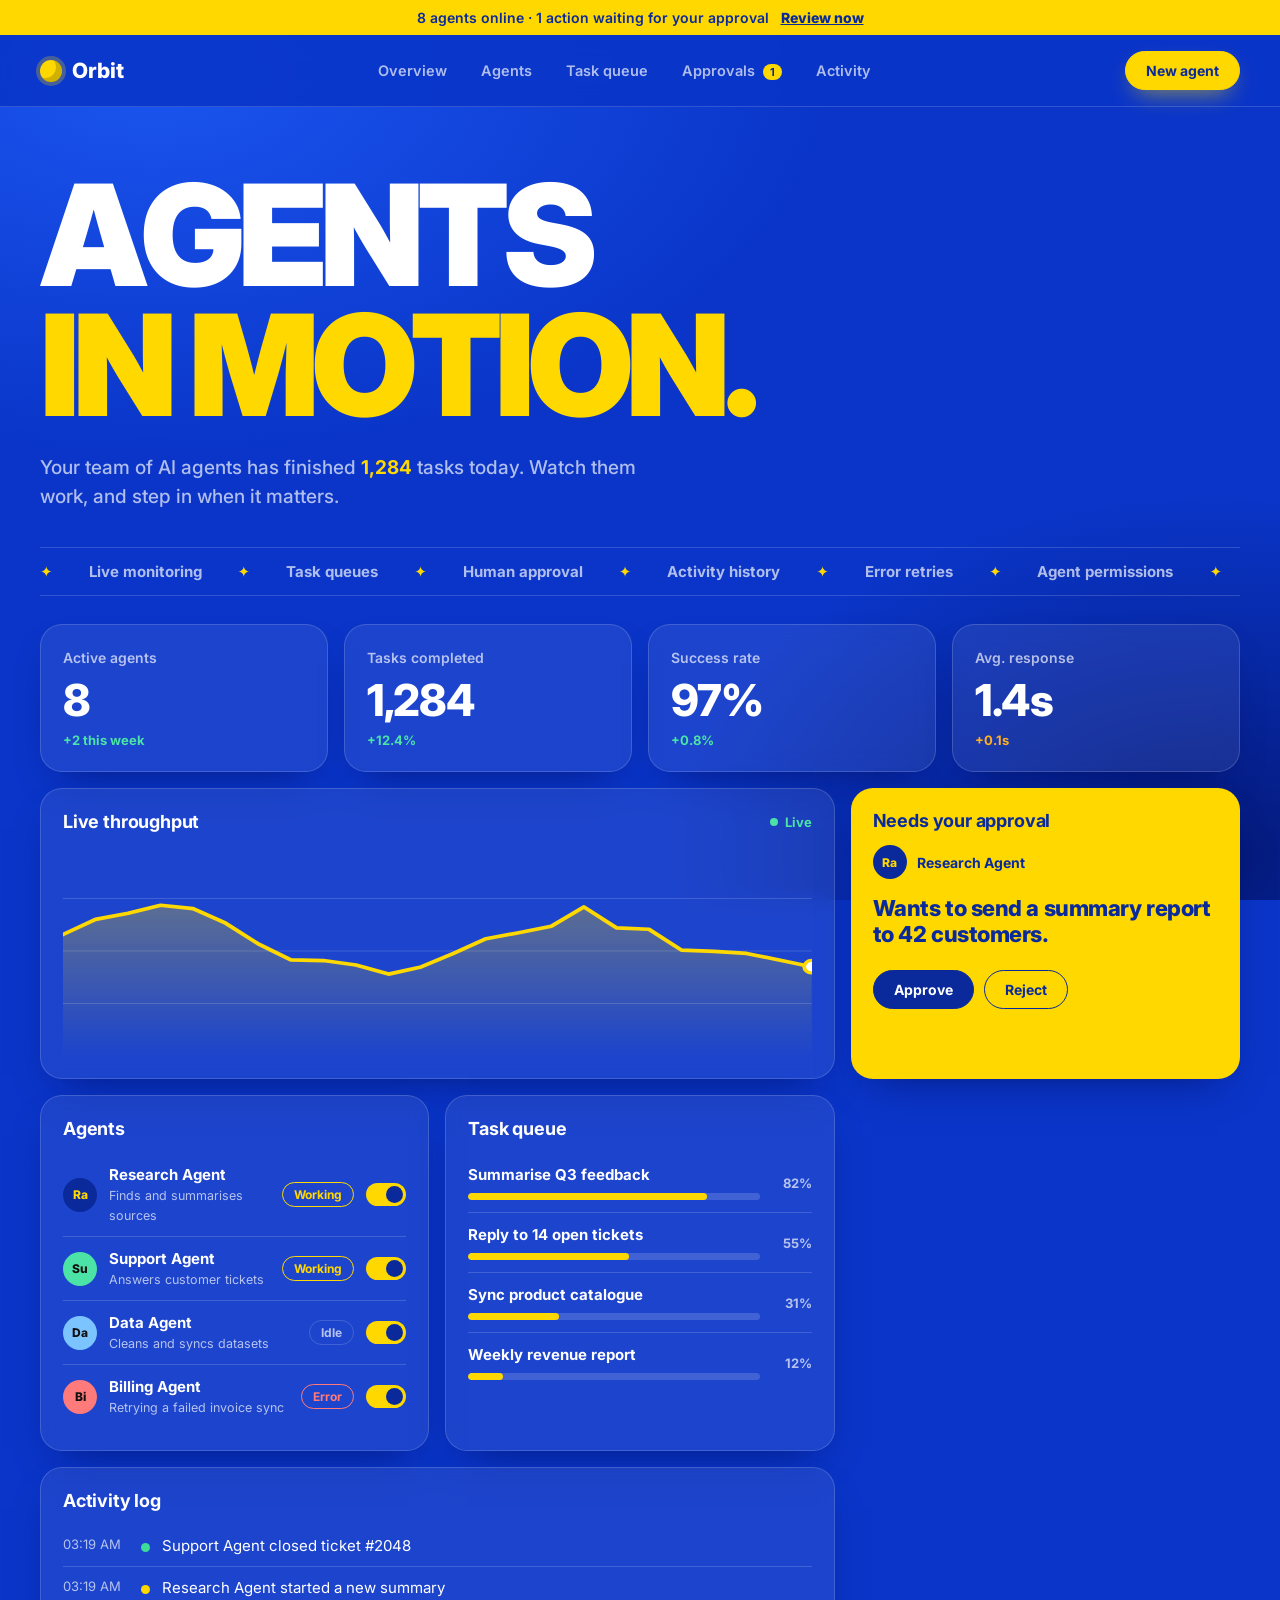
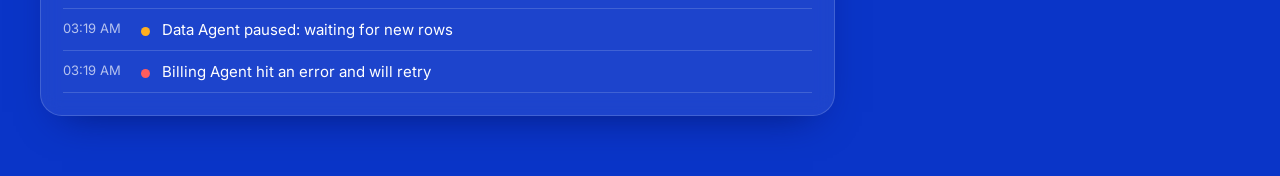
<file: agent-dashboard/index.html>
<!DOCTYPE html>
<html lang="en" data-theme="blue">
<head>
<meta charset="UTF-8">
<meta name="viewport" content="width=device-width, initial-scale=1">
<title>Orbit – AI Agent Dashboard</title>
<link rel="preconnect" href="https://fonts.googleapis.com">
<link href="https://fonts.googleapis.com/css2?family=Inter:wght@400;500;600;700;800;900&display=swap" rel="stylesheet">
<link rel="stylesheet" href="style.css">
</head>
<body>
<div class="banner">8 agents online · 1 action waiting for your approval <a href="#approvalCard">Review now</a></div>
<header class="nav">
  <div class="brand"><span class="logo"></span>Orbit</div>
  <nav><a href="#top">Overview</a><a href="#agentsCard">Agents</a><a href="#tasksCard">Task queue</a><a href="#approvalCard">Approvals <b id="navCount">1</b></a><a href="#logCard">Activity</a></nav>
  <div class="actions"><button class="primary" id="newAgent">New agent</button></div>
</header>

<main id="top">
  <section class="hero">
    <h1 id="kinetic" aria-label="Agents in motion.">Agents in motion.</h1>
    <p>Your team of AI agents has finished <strong id="heroCount">0</strong> tasks today. Watch them work, and step in when it matters.</p>
  </section>

  <div class="marquee" aria-hidden="true"><div id="marq"></div></div>

  <section class="kpis">
    <article><span>Active agents</span><strong data-count="8">0</strong><em class="up">+2 this week</em></article>
    <article><span>Tasks completed</span><strong data-count="1284">0</strong><em class="up">+12.4%</em></article>
    <article><span>Success rate</span><strong data-count="97" data-suffix="%">0</strong><em class="up">+0.8%</em></article>
    <article><span>Avg. response</span><strong data-count="1.4" data-suffix="s" data-dec="1">0</strong><em class="down">+0.1s</em></article>
  </section>

  <section class="grid">
    <article class="card wide">
      <div class="card-head"><h2>Live throughput</h2><span class="live"><i></i>Live</span></div>
      <svg id="chart" viewBox="0 0 600 200" preserveAspectRatio="none" role="img" aria-label="Tasks per minute"></svg>
    </article>
    <article class="card approve" id="approvalCard">
      <div class="card-head"><h2>Needs your approval</h2></div>
      <div id="approvalBody">
        <p class="agent-line"><span class="avatar a3">Ra</span>Research Agent</p>
        <p class="ask">Wants to send a summary report to 42 customers.</p>
        <div class="btns"><button class="dark" data-act="approved">Approve</button><button class="outline" data-act="rejected">Reject</button></div>
      </div>
    </article>
    <article class="card" id="agentsCard"><div class="card-head"><h2>Agents</h2></div><ul class="agents" id="agents"></ul></article>
    <article class="card" id="tasksCard"><div class="card-head"><h2>Task queue</h2></div><ul class="tasks" id="tasks"></ul></article>
    <article class="card wide" id="logCard"><div class="card-head"><h2>Activity log</h2></div><ul class="log" id="log"></ul></article>
  </section>
</main>
<div class="cursor-dot" id="cDot"></div><div class="cursor-ring" id="cRing"></div>
<div class="toast" id="toast" role="status"></div>
<script src="script.js"></script>
</body>
</html>
</file>
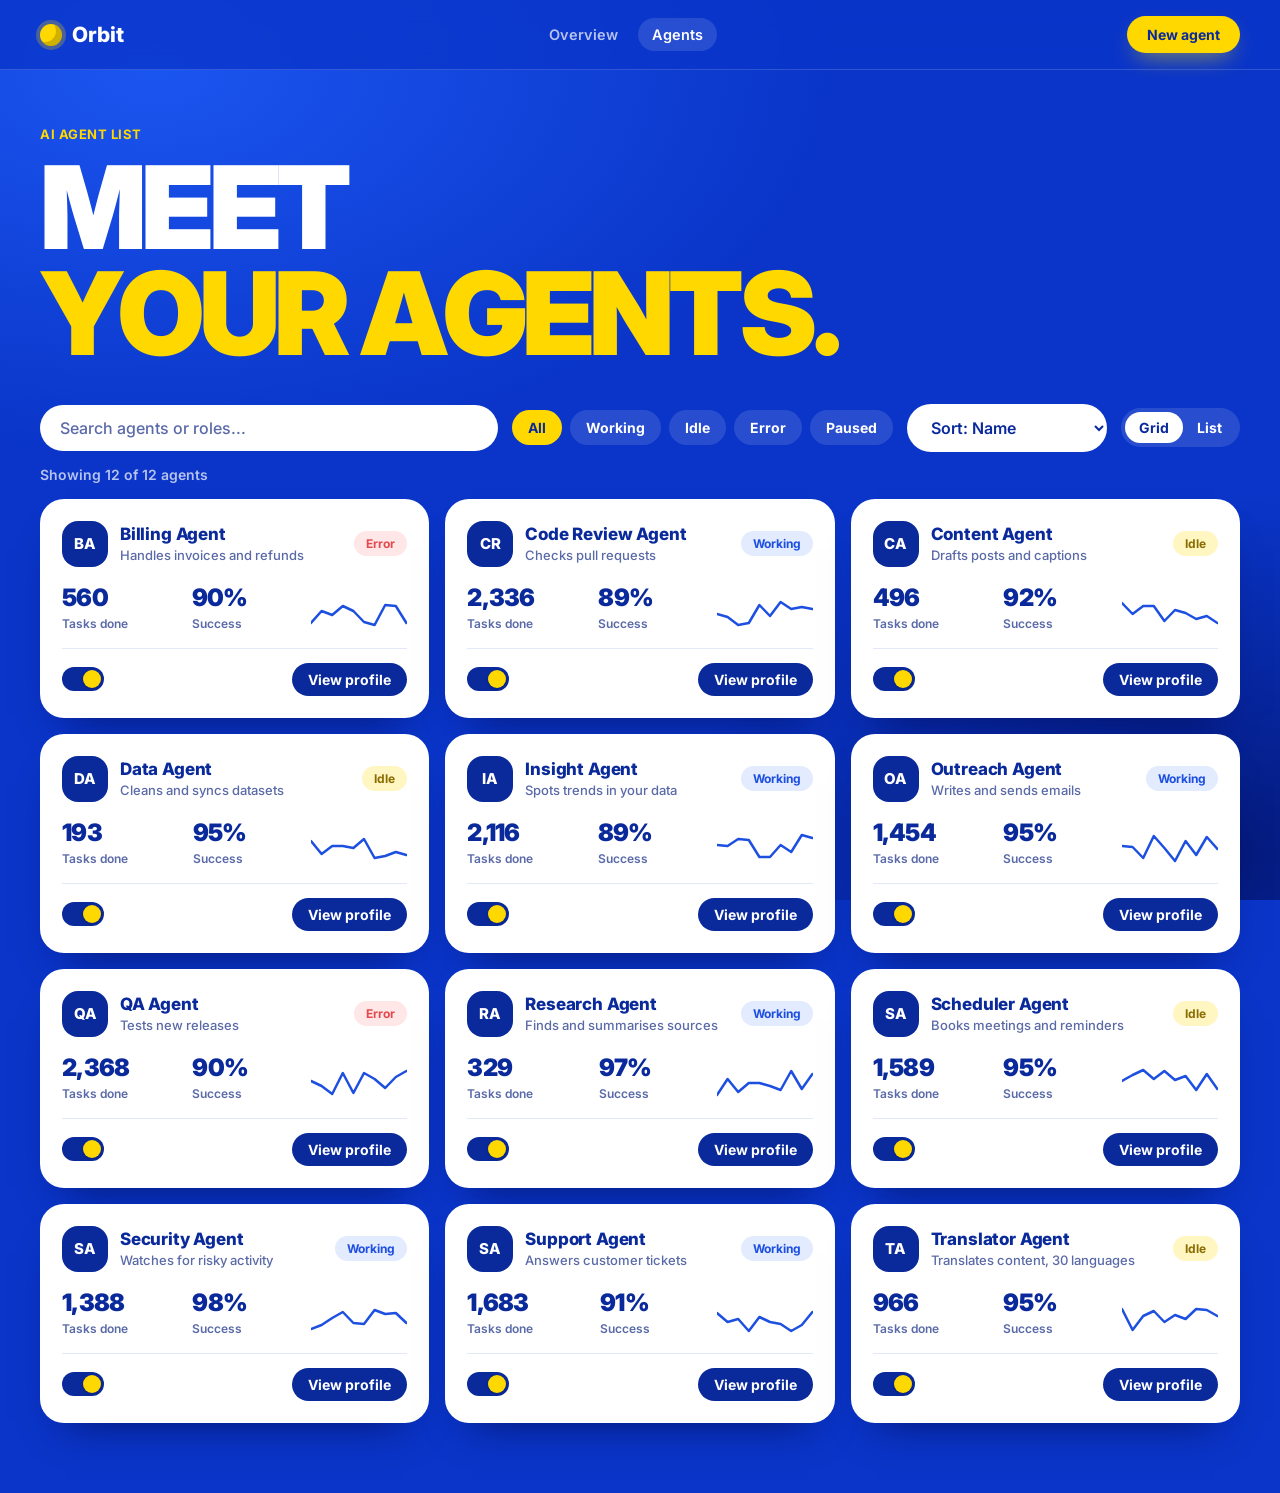
<file: agent-list/index.html>
<!DOCTYPE html>
<html lang="en">
<head>
<meta charset="UTF-8">
<meta name="viewport" content="width=device-width, initial-scale=1">
<title>Orbit – AI Agent List</title>
<link rel="preconnect" href="https://fonts.googleapis.com">
<link href="https://fonts.googleapis.com/css2?family=Inter:wght@400;500;600;700;800;900&display=swap" rel="stylesheet">
<link rel="stylesheet" href="style.css">
</head>
<body>
<header class="nav">
  <div class="brand"><span class="logo"></span>Orbit</div>
  <nav><a href="../agent-dashboard/index.html">Overview</a><a class="active" href="#">Agents</a></nav>
  <button class="primary" id="addBtn">New agent</button>
</header>
<main>
  <section class="hero">
    <p class="eyebrow">AI Agent List</p>
    <h1 id="kinetic">Meet your agents.</h1>
  </section>
  <section class="tools">
    <label class="search"><input id="q" type="search" placeholder="Search agents or roles..." aria-label="Search agents"></label>
    <div class="chips" id="chips"></div>
    <select id="sort" aria-label="Sort agents"><option value="name">Sort: Name</option><option value="tasks">Sort: Most tasks</option><option value="rate">Sort: Success rate</option></select>
    <div class="view"><button data-v="grid" class="on" aria-label="Grid view">Grid</button><button data-v="list" aria-label="List view">List</button></div>
  </section>
  <p class="count" id="count"></p>
  <section id="list" class="grid"></section>
</main>
<div class="cursor-dot" id="cDot"></div><div class="cursor-ring" id="cRing"></div>
<div class="toast" id="toast" role="status"></div>
<script src="script.js"></script>
</body>
</html>
</file>
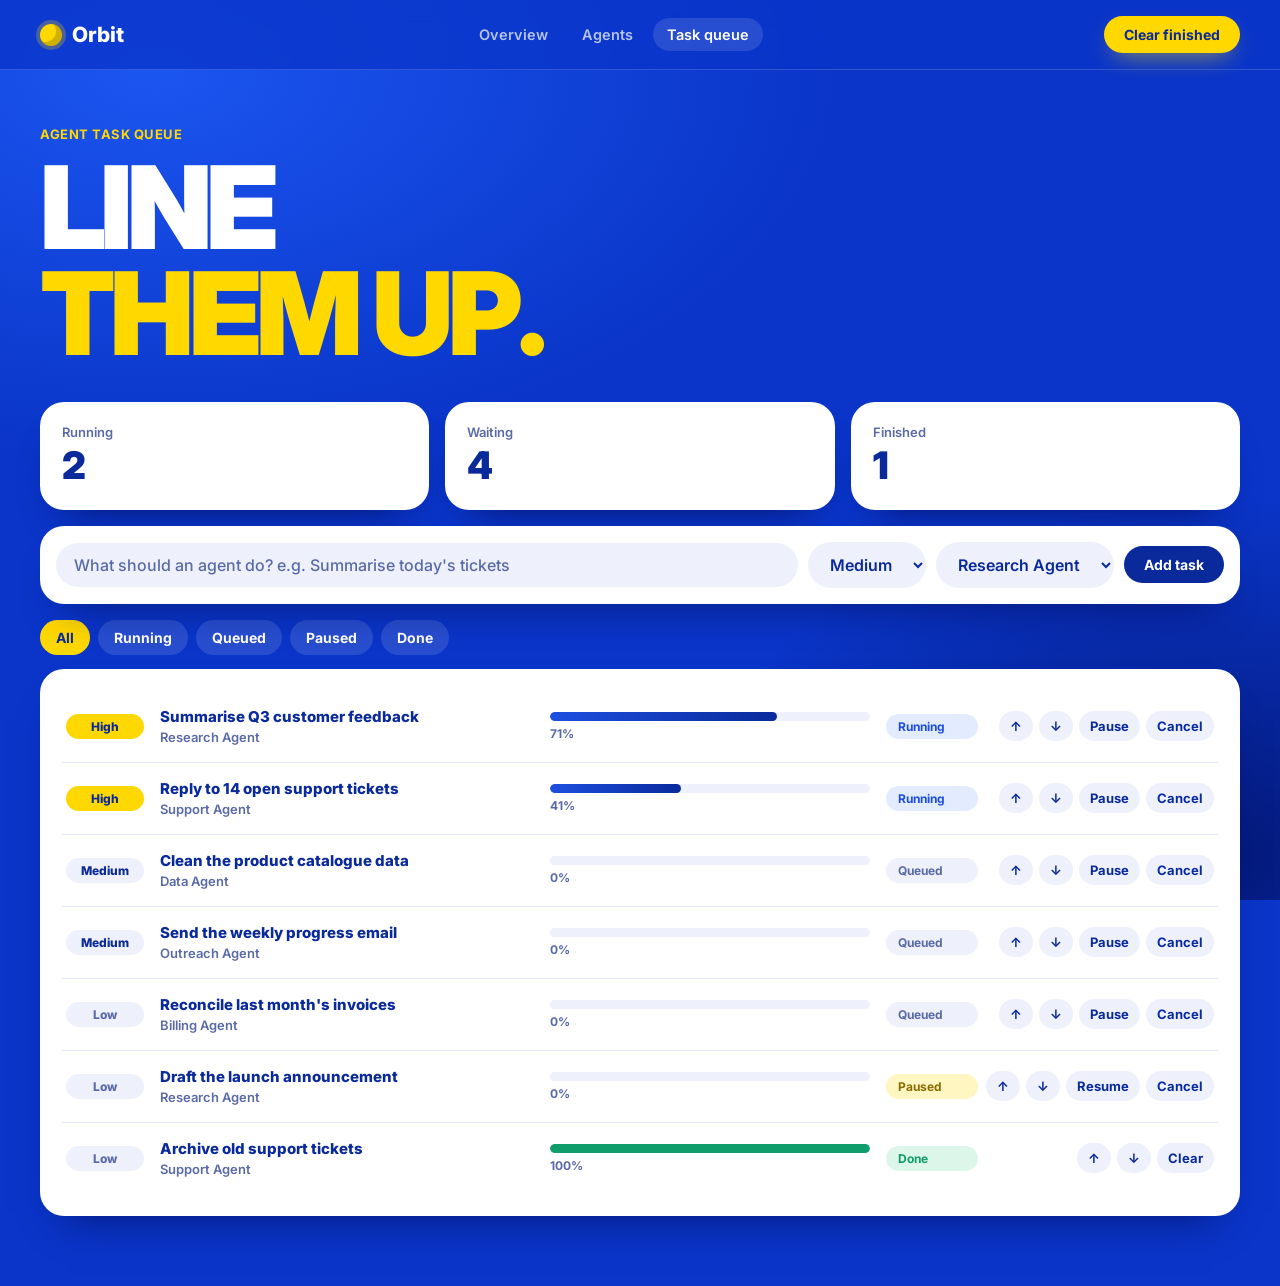
<file: agent-queue/index.html>
<!DOCTYPE html>
<html lang="en">
<head>
<meta charset="UTF-8">
<meta name="viewport" content="width=device-width, initial-scale=1">
<title>Orbit – Agent Task Queue</title>
<link rel="preconnect" href="https://fonts.googleapis.com">
<link href="https://fonts.googleapis.com/css2?family=Inter:wght@400;500;600;700;800;900&display=swap" rel="stylesheet">
<link rel="stylesheet" href="style.css">
</head>
<body>
<header class="nav">
  <div class="brand"><span class="logo"></span>Orbit</div>
  <nav><a href="../agent-dashboard/index.html">Overview</a><a href="../agent-list/index.html">Agents</a><a class="active" href="#">Task queue</a></nav>
  <button class="primary" id="clearDone">Clear finished</button>
</header>
<main>
  <section class="hero"><p class="eyebrow">Agent Task Queue</p><h1 id="kinetic">Line them up.</h1></section>
  <section class="counts"><div class="card"><span>Running</span><b id="cRun">0</b></div><div class="card"><span>Waiting</span><b id="cQ">0</b></div><div class="card"><span>Finished</span><b id="cDone">0</b></div></section>
  <section class="card add">
    <input id="title" placeholder="What should an agent do? e.g. Summarise today's tickets" aria-label="New task">
    <select id="prio" aria-label="Priority"><option>High</option><option selected>Medium</option><option>Low</option></select>
    <select id="agent" aria-label="Agent"></select>
    <button class="primary" id="addBtn">Add task</button>
  </section>
  <div class="chips" id="chips"></div>
  <section class="card"><ul class="queue" id="tasks"></ul></section>
</main>
<div class="cursor-dot" id="cDot"></div><div class="cursor-ring" id="cRing"></div>
<div class="toast" id="toast" role="status"></div>
<script src="script.js"></script>
</body>
</html>
</file>
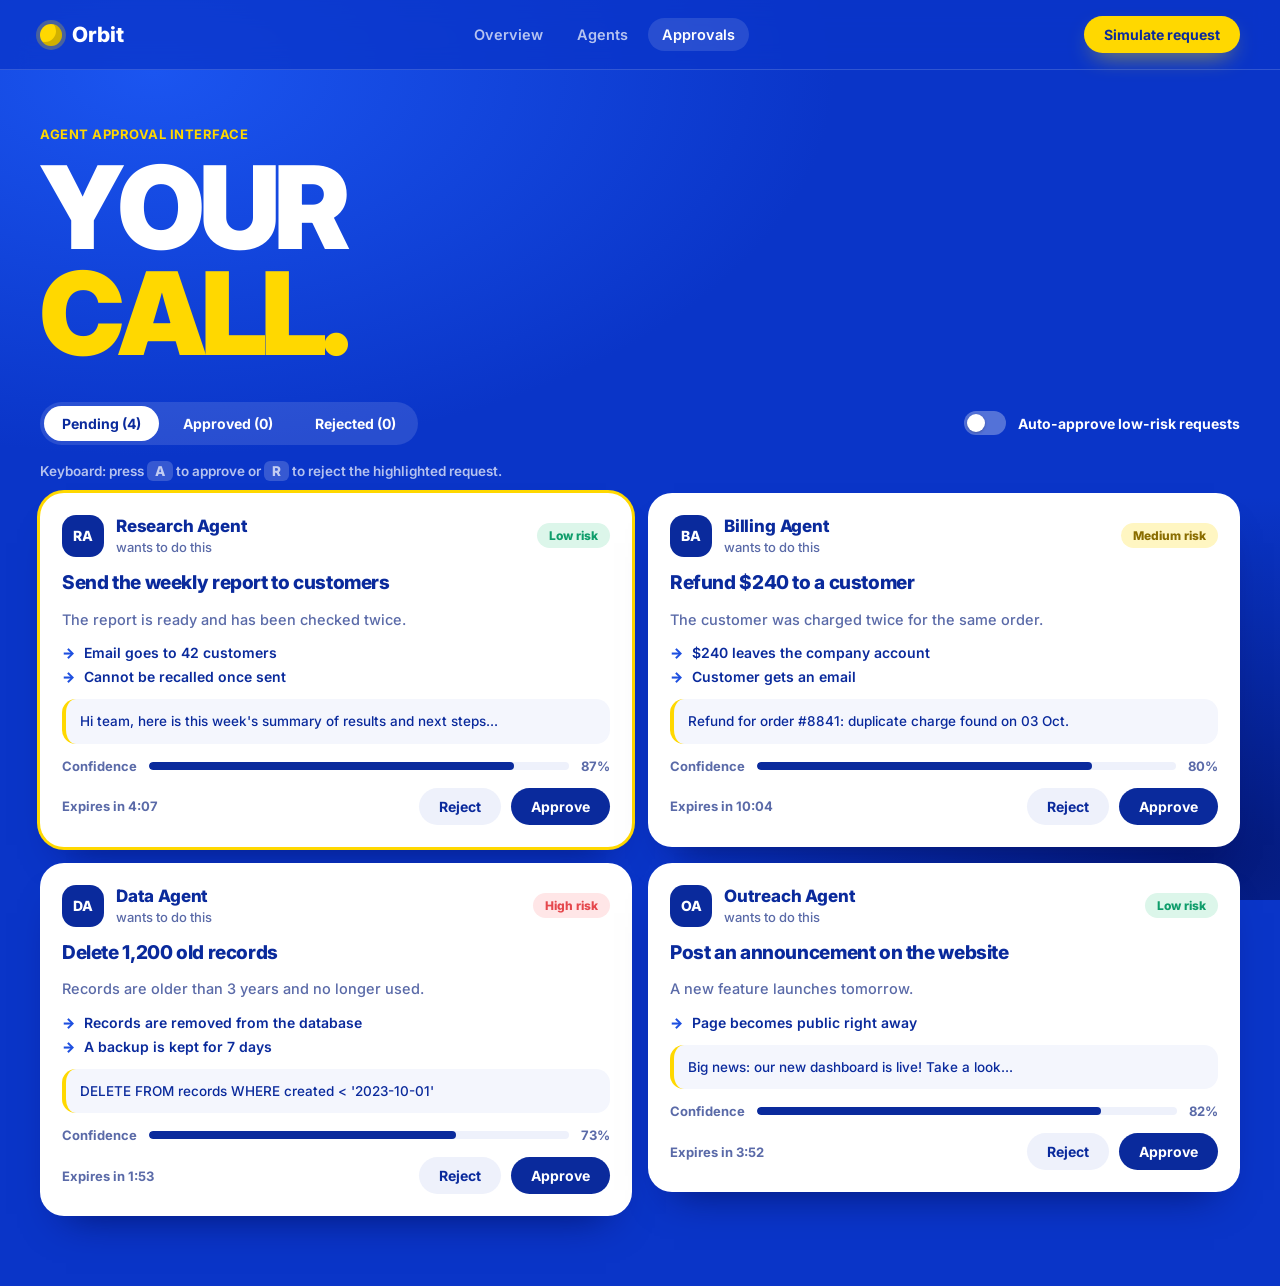
<file: TEAM-2-PROJECT/agent-approval/index.html>
<!DOCTYPE html>
<html lang="en">
<head>
<meta charset="UTF-8">
<meta name="viewport" content="width=device-width, initial-scale=1">
<title>Orbit – Agent Approval Interface</title>
<link rel="preconnect" href="https://fonts.googleapis.com">
<link href="https://fonts.googleapis.com/css2?family=Inter:wght@400;500;600;700;800;900&display=swap" rel="stylesheet">
<link rel="stylesheet" href="style.css">
</head>
<body>
<header class="nav">
  <div class="brand"><span class="logo"></span>Orbit</div>
  <nav><a href="../agent-dashboard/index.html">Overview</a><a href="../agent-list/index.html">Agents</a><a class="active" href="#">Approvals</a></nav>
  <button class="primary" id="newReq">Simulate request</button>
</header>
<main>
  <section class="hero"><p class="eyebrow">Agent Approval Interface</p><h1 id="kinetic">Your call.</h1></section>
  <section class="bar-top">
    <div class="tabs" id="tabs"></div>
    <label class="auto"><button class="sw" id="auto" aria-label="Auto-approve low risk requests"></button>Auto-approve low-risk requests</label>
  </section>
  <p class="hint">Keyboard: press <kbd>A</kbd> to approve or <kbd>R</kbd> to reject the highlighted request.</p>
  <section class="reqs" id="reqs"></section>
</main>
<div class="cursor-dot" id="cDot"></div><div class="cursor-ring" id="cRing"></div>
<div class="toast" id="toast" role="status"></div>
<script src="script.js"></script>
</body>
</html>
</file>
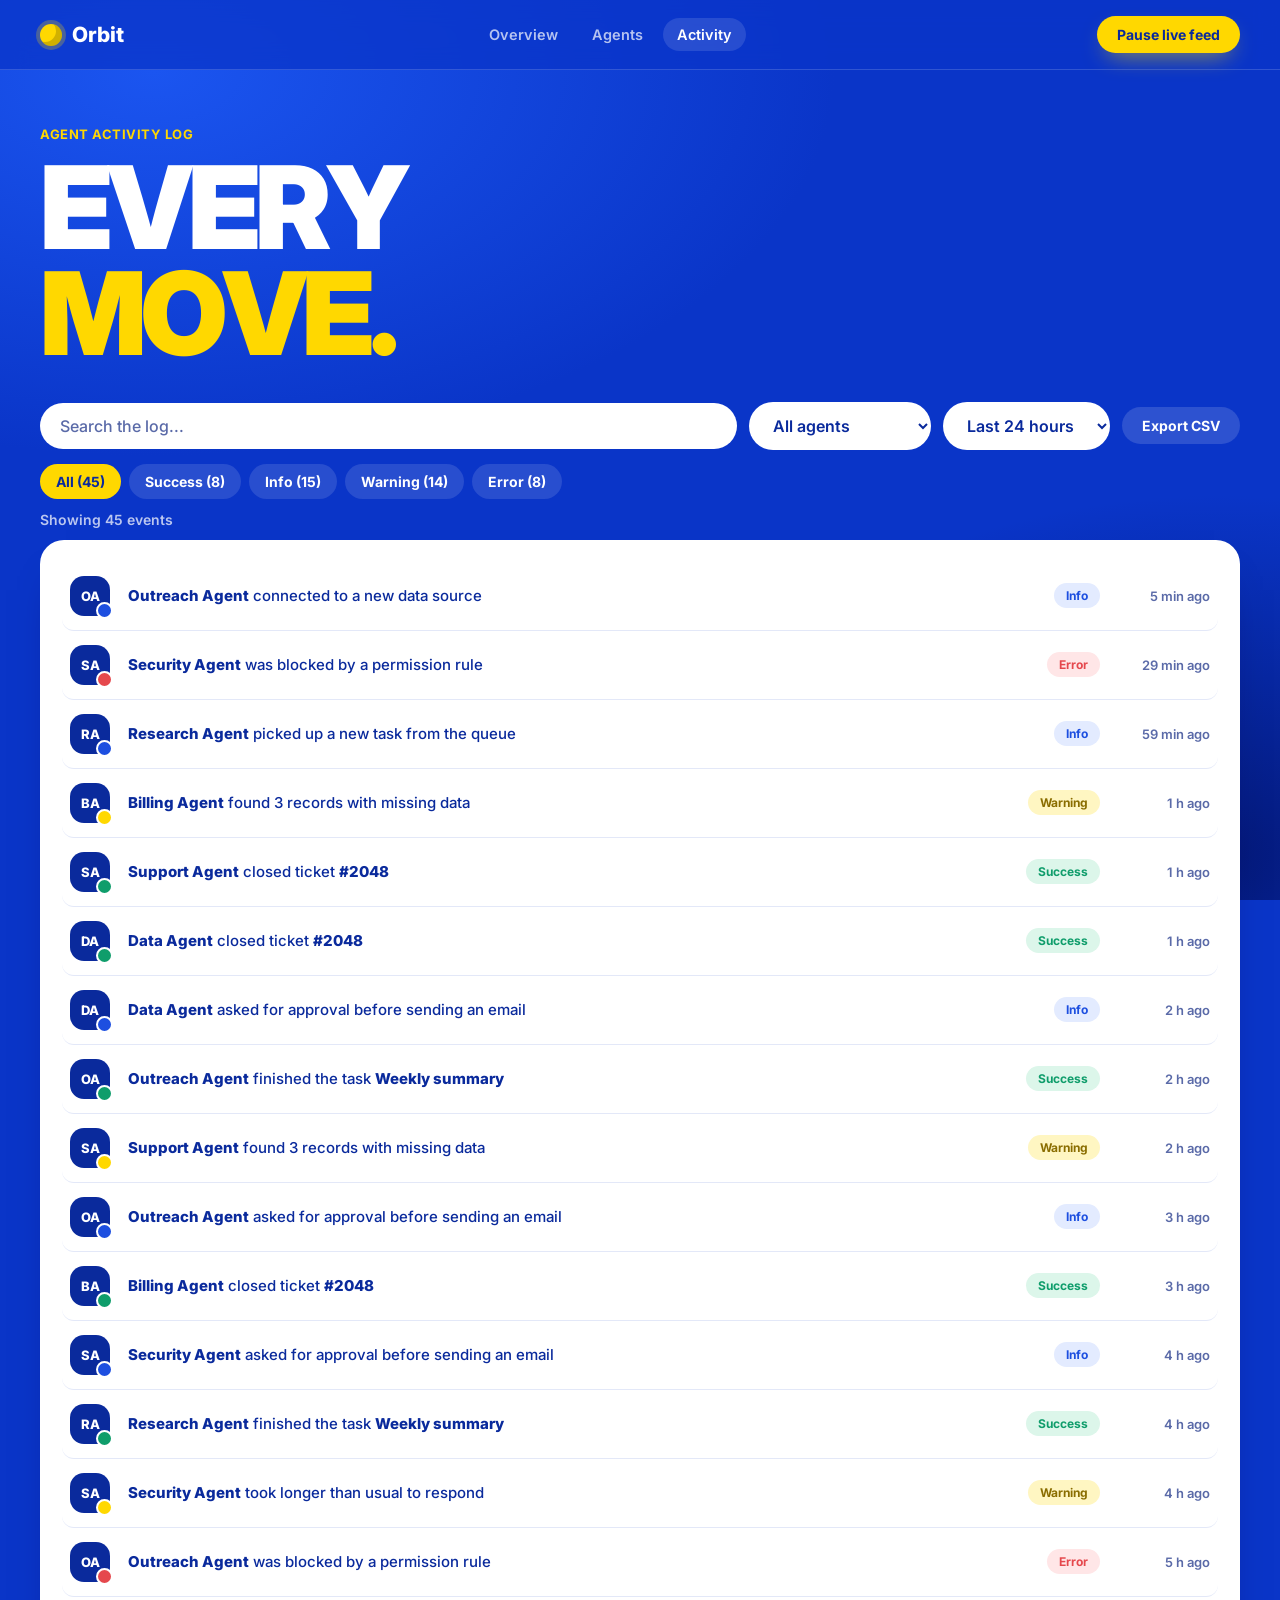
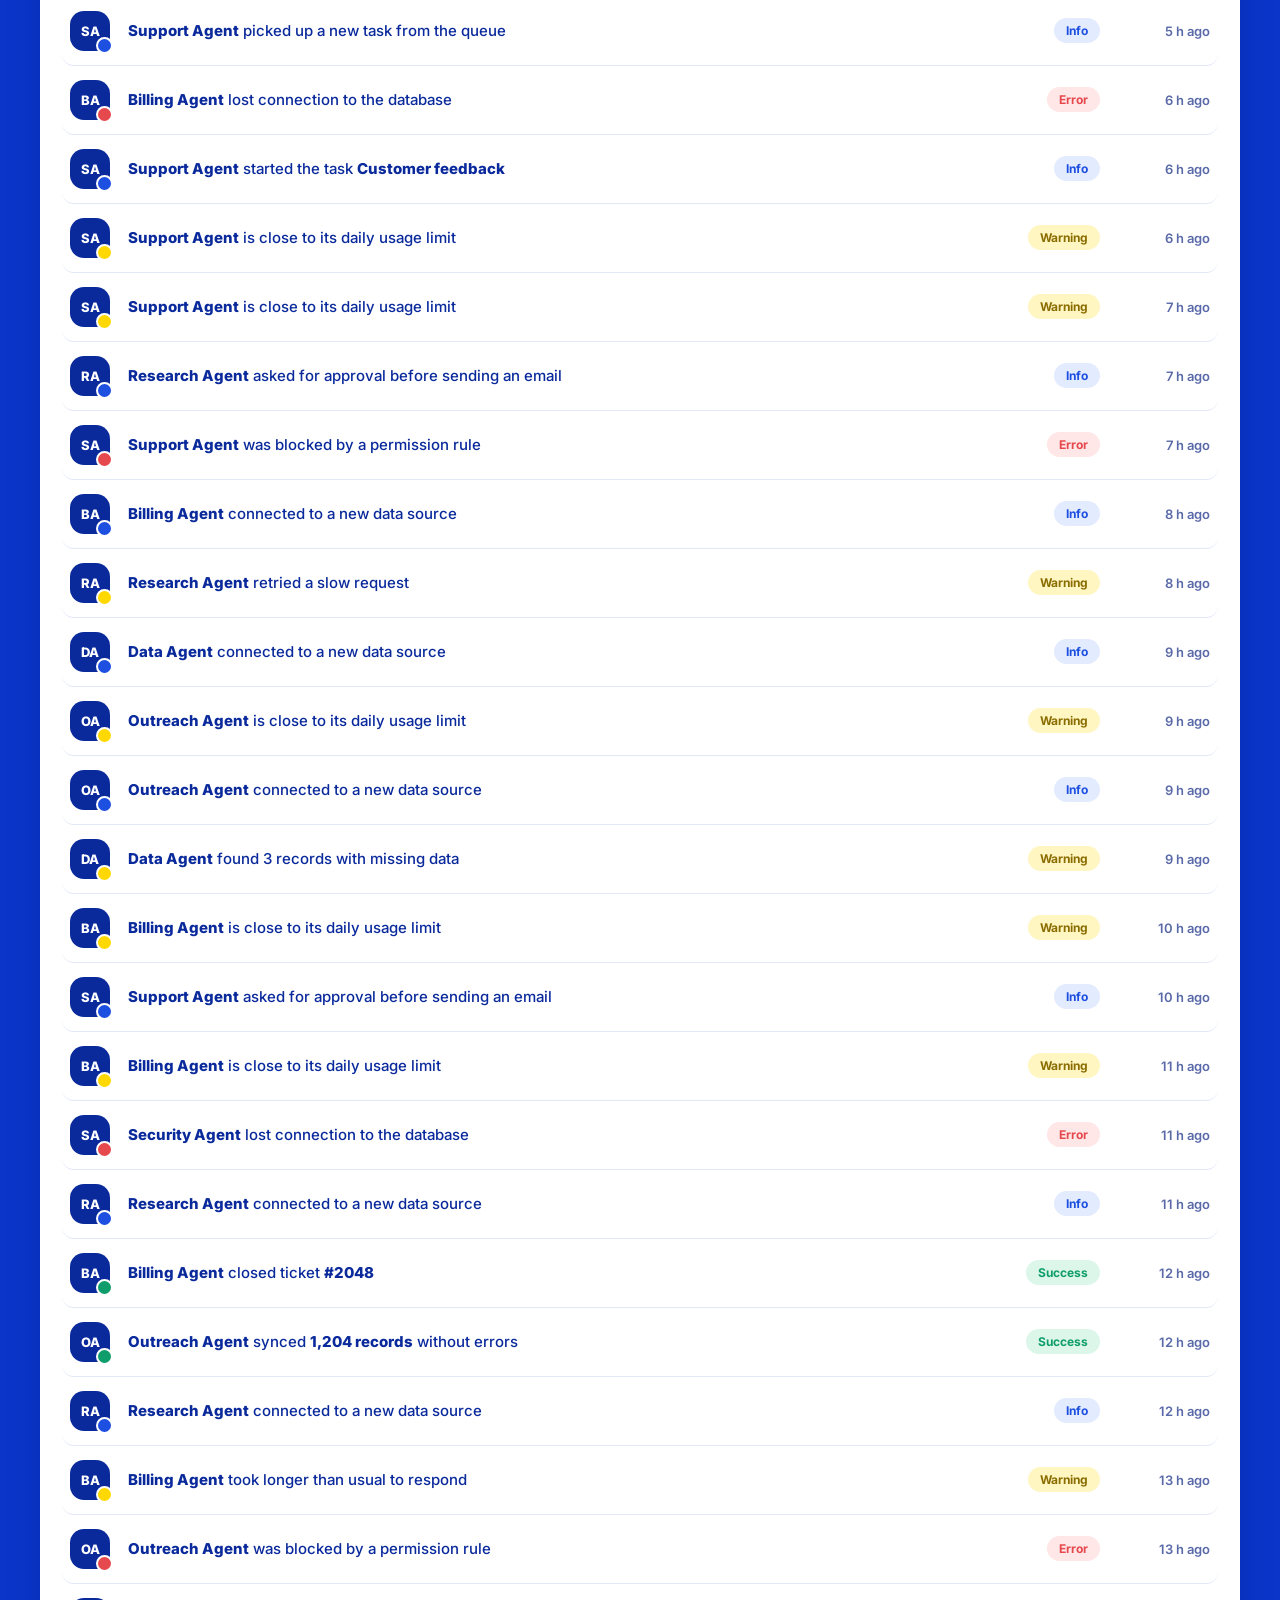
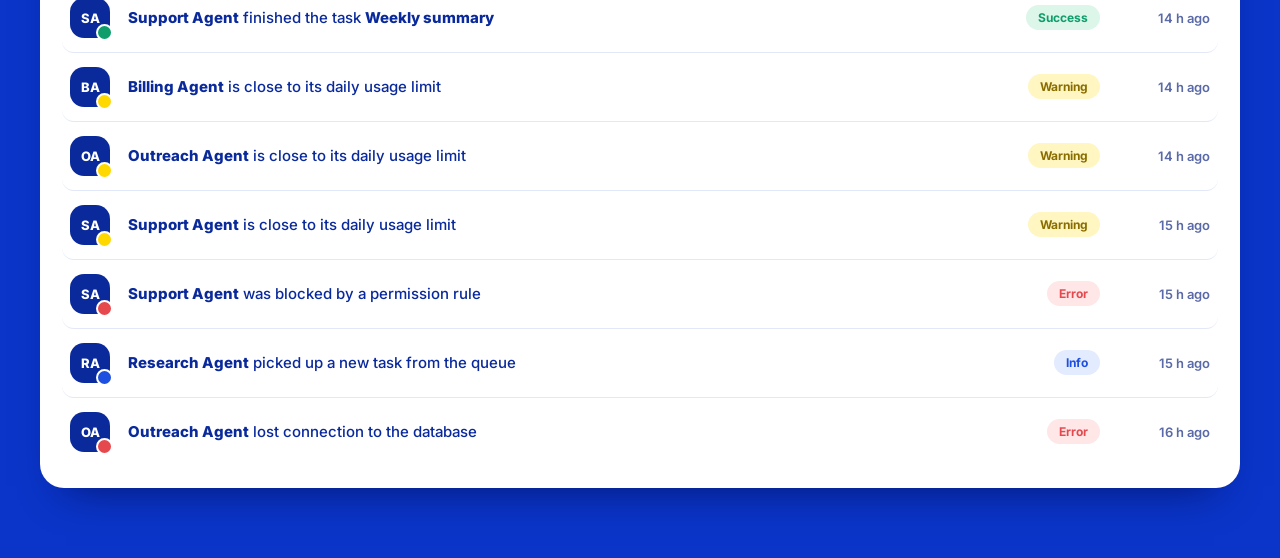
<file: TEAM-2-PROJECT/agent-log/index.html>
<!DOCTYPE html>
<html lang="en">
<head>
<meta charset="UTF-8">
<meta name="viewport" content="width=device-width, initial-scale=1">
<title>Orbit – Agent Activity Log</title>
<link rel="preconnect" href="https://fonts.googleapis.com">
<link href="https://fonts.googleapis.com/css2?family=Inter:wght@400;500;600;700;800;900&display=swap" rel="stylesheet">
<link rel="stylesheet" href="style.css">
</head>
<body>
<header class="nav">
  <div class="brand"><span class="logo"></span>Orbit</div>
  <nav><a href="../agent-dashboard/index.html">Overview</a><a href="../agent-list/index.html">Agents</a><a class="active" href="#">Activity</a></nav>
  <button class="primary" id="liveBtn">Pause live feed</button>
</header>
<main>
  <section class="hero"><p class="eyebrow">Agent Activity Log</p><h1 id="kinetic">Every move.</h1></section>
  <section class="tools">
    <input id="q" type="search" placeholder="Search the log..." aria-label="Search the log">
    <select id="agent" aria-label="Agent"></select>
    <select id="range" aria-label="Time range"><option value="60">Last hour</option><option value="1440" selected>Last 24 hours</option><option value="10080">Last 7 days</option></select>
    <button class="ghost" id="export">Export CSV</button>
  </section>
  <div class="chips" id="chips"></div>
  <p class="count" id="count"></p>
  <section class="card"><ul class="log" id="log"></ul></section>
</main>
<div class="cursor-dot" id="cDot"></div><div class="cursor-ring" id="cRing"></div>
<div class="toast" id="toast" role="status"></div>
<script src="script.js"></script>
</body>
</html>
</file>
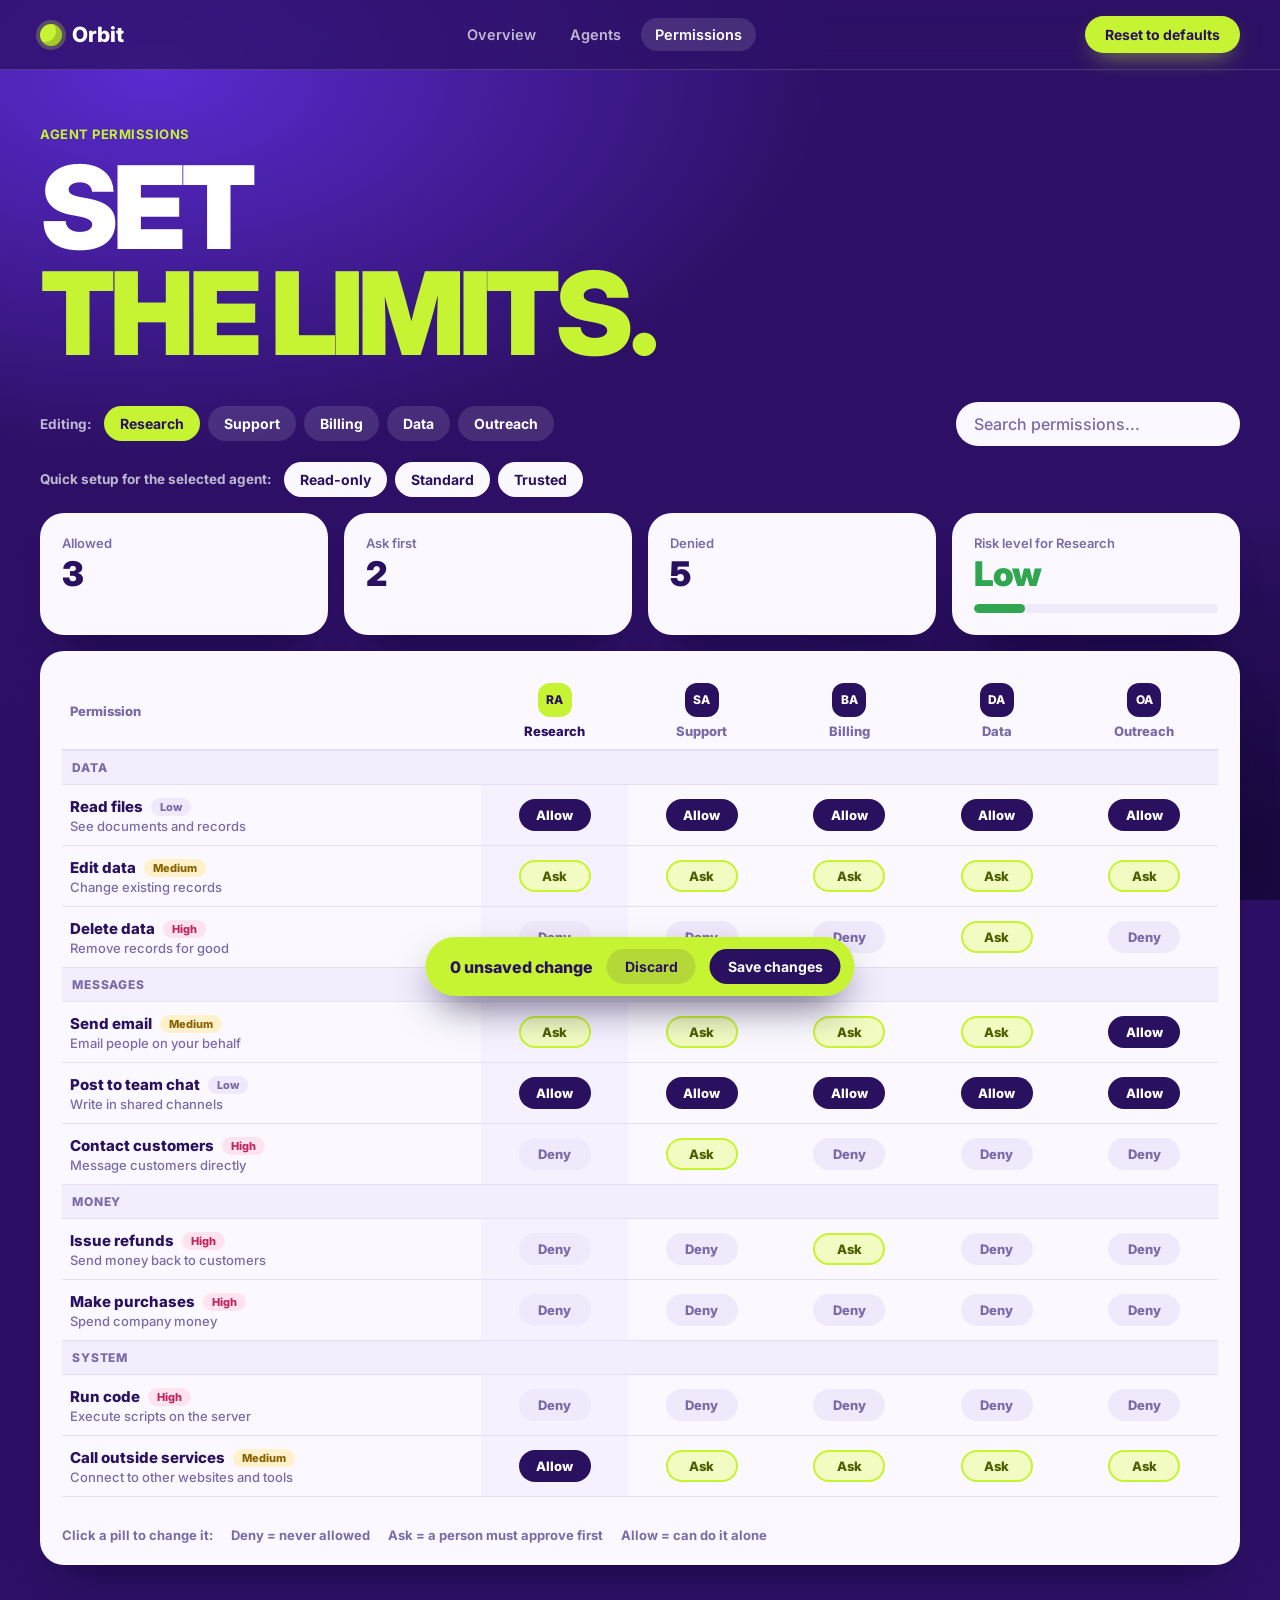
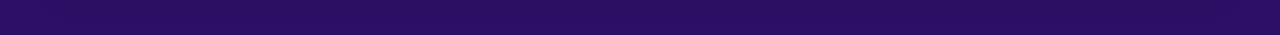
<file: TEAM-3-PROJECT/agent-permissions/index.html>
<!DOCTYPE html>
<html lang="en">
<head>
<meta charset="UTF-8">
<meta name="viewport" content="width=device-width, initial-scale=1">
<title>Orbit – Agent Permissions</title>
<link rel="preconnect" href="https://fonts.googleapis.com">
<link href="https://fonts.googleapis.com/css2?family=Inter:wght@400;500;600;700;800;900&display=swap" rel="stylesheet">
<link rel="stylesheet" href="style.css">
</head>
<body>
<header class="nav">
  <div class="brand"><span class="logo"></span>Orbit</div>
  <nav><a href="../agent-dashboard/index.html">Overview</a><a href="../agent-list/index.html">Agents</a><a class="active" href="#">Permissions</a></nav>
  <button class="primary" id="resetBtn">Reset to defaults</button>
</header>
<main>
  <section class="hero"><p class="eyebrow">Agent Permissions</p><h1 id="kinetic">Set the limits.</h1></section>
  <section class="ctl">
    <div class="chips" id="agentChips"></div><span class="sep"></span>
    <input id="q" type="search" placeholder="Search permissions..." aria-label="Search permissions">
  </section>
  <section class="ctl presets chips"><span>Quick setup for the selected agent:</span><button data-p="ro">Read-only</button><button data-p="std">Standard</button><button data-p="full">Trusted</button></section>
  <section class="sum" id="sum"></section>
  <section class="card"><div class="scroll"><table id="grid"></table></div>
    <div class="legend"><span>Click a pill to change it:</span><span><b>Deny</b> = never allowed</span><span><b>Ask</b> = a person must approve first</span><span><b>Allow</b> = can do it alone</span></div>
  </section>
</main>
<div class="savebar" id="savebar"><span id="dirtyTxt"></span><button class="drop" id="discard">Discard</button><button class="keep" id="save">Save changes</button></div>
<div class="cursor-dot" id="cDot"></div><div class="cursor-ring" id="cRing"></div>
<div class="toast" id="toast" role="status"></div>
<script src="script.js"></script>
</body>
</html>
</file>
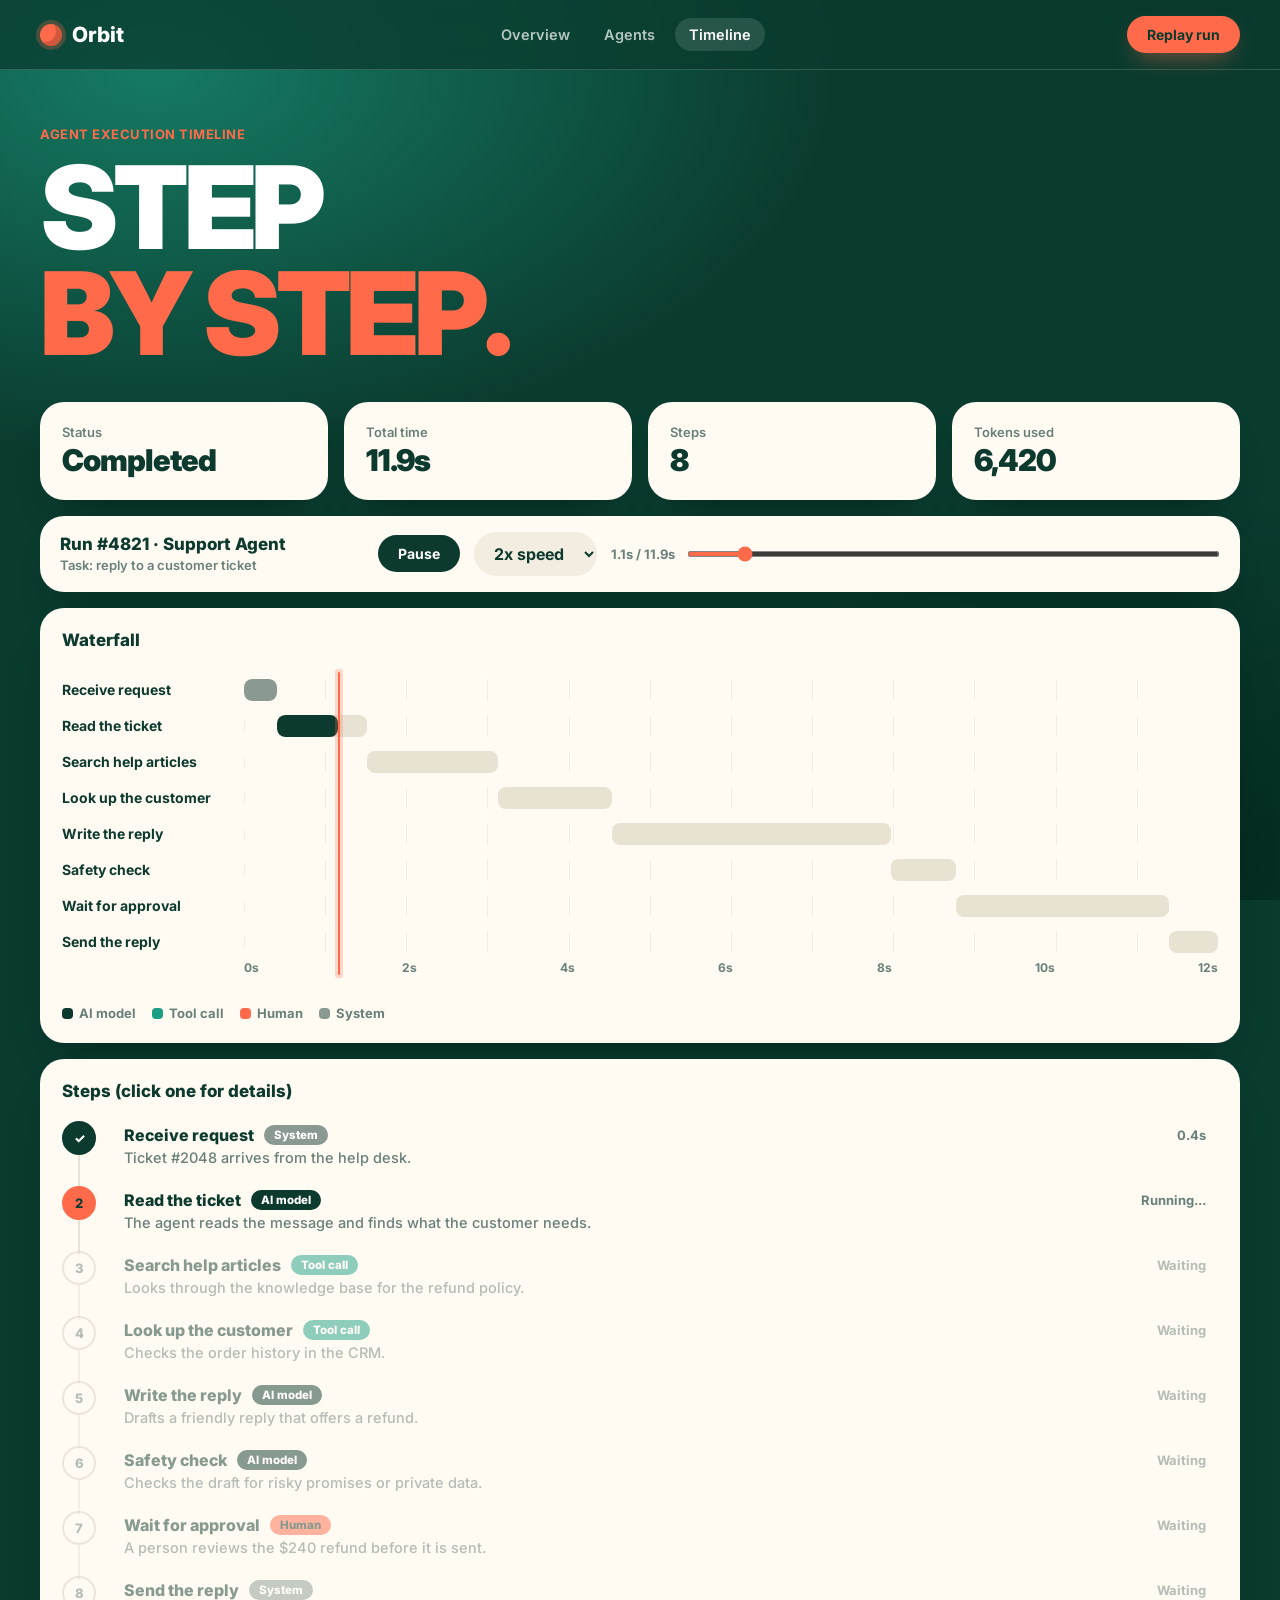
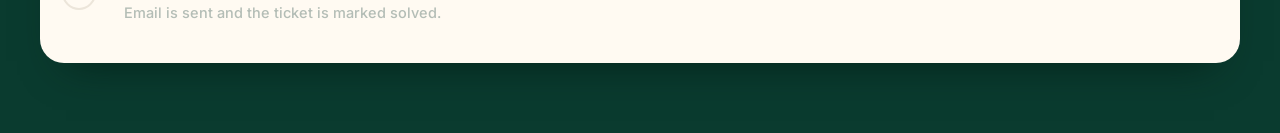
<file: TEAM-3-PROJECT/agent-timeline/index.html>
<!DOCTYPE html>
<html lang="en">
<head>
<meta charset="UTF-8">
<meta name="viewport" content="width=device-width, initial-scale=1">
<title>Orbit – Agent Execution Timeline</title>
<link rel="preconnect" href="https://fonts.googleapis.com">
<link href="https://fonts.googleapis.com/css2?family=Inter:wght@400;500;600;700;800;900&display=swap" rel="stylesheet">
<link rel="stylesheet" href="style.css">
</head>
<body>
<header class="nav">
  <div class="brand"><span class="logo"></span>Orbit</div>
  <nav><a href="../agent-dashboard/index.html">Overview</a><a href="../agent-list/index.html">Agents</a><a class="active" href="#">Timeline</a></nav>
  <button class="primary" id="replayTop">Replay run</button>
</header>
<main>
  <section class="hero"><p class="eyebrow">Agent Execution Timeline</p><h1 id="kinetic">Step by step.</h1></section>
  <section class="sum" id="sum"></section>
  <section class="card ctrl">
    <div class="info"><b>Run #4821 · Support Agent</b><small>Task: reply to a customer ticket</small></div>
    <button class="primary" id="play">Pause</button>
    <select id="speed" aria-label="Playback speed"><option value="1">1x speed</option><option value="2" selected>2x speed</option><option value="4">4x speed</option></select>
    <div class="scrub"><span id="clock">0.0s</span><input type="range" id="scrub" min="0" max="1000" value="0" aria-label="Scrub through the run"></div>
  </section>
  <section class="card" style="margin-bottom:16px">
    <h2>Waterfall</h2>
    <div class="wf" id="wf"></div>
    <div class="legend"><span style="--c:var(--model)">AI model</span><span style="--c:var(--tool)">Tool call</span><span style="--c:var(--human)">Human</span><span style="--c:var(--system)">System</span></div>
  </section>
  <section class="card"><h2>Steps (click one for details)</h2><ul class="tl" id="tl"></ul></section>
</main>
<div class="cursor-dot" id="cDot"></div><div class="cursor-ring" id="cRing"></div>
<div class="toast" id="toast" role="status"></div>
<script src="script.js"></script>
</body>
</html>
</file>
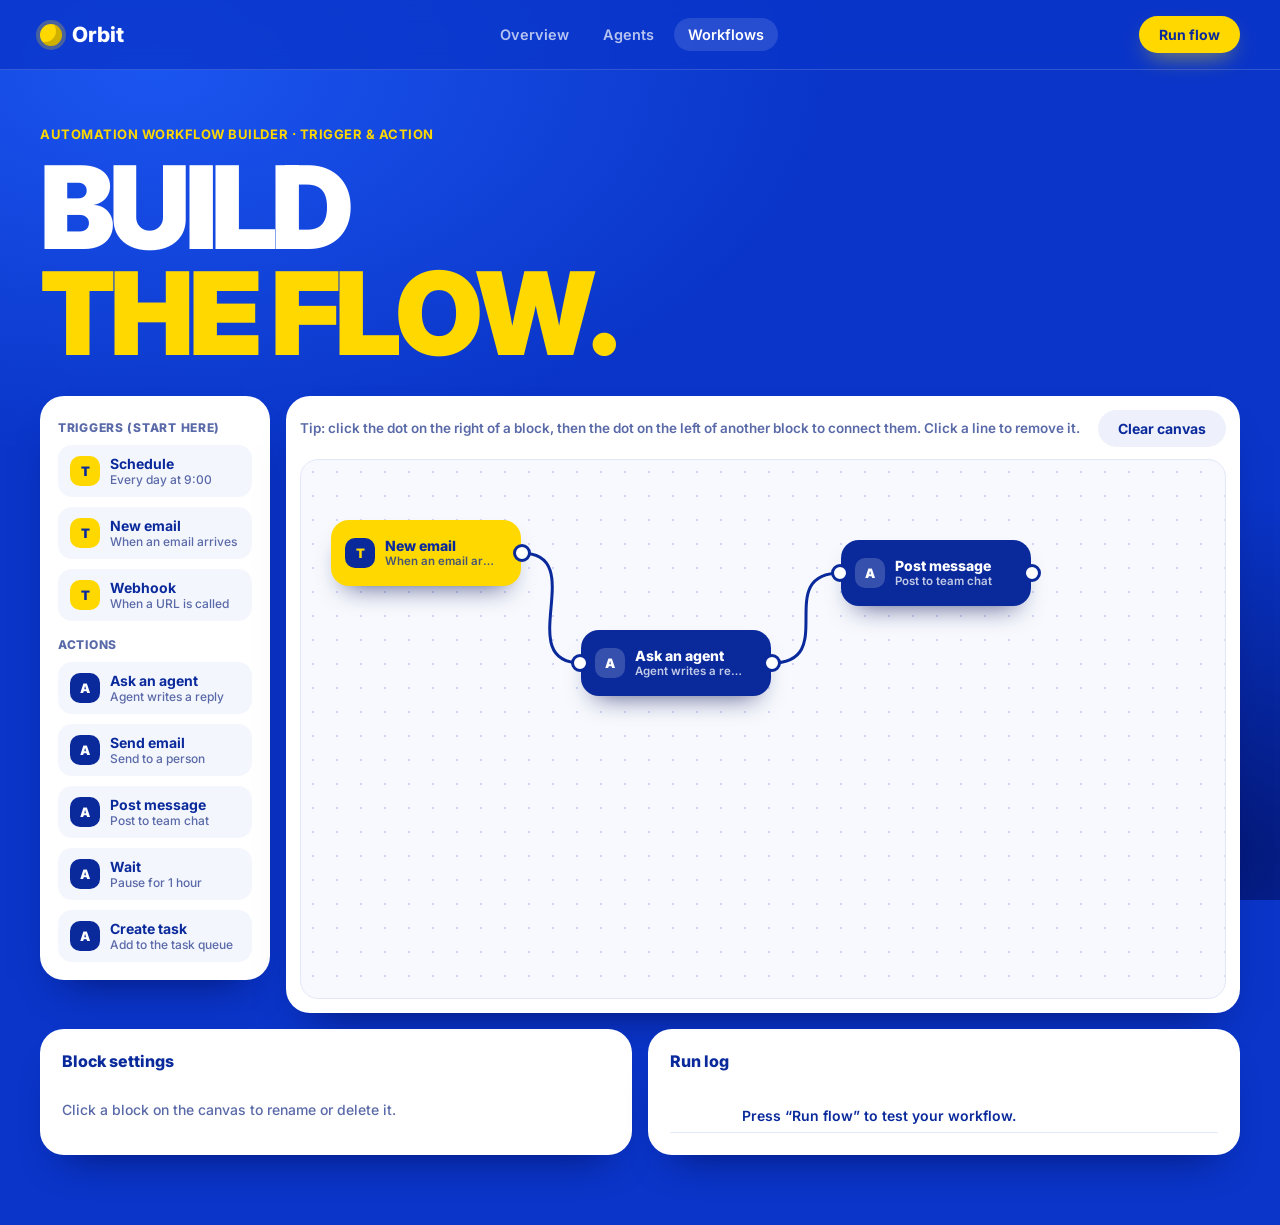
<file: TEAM-3-PROJECT/agent-workflow/index.html>
<!DOCTYPE html>
<html lang="en">
<head>
<meta charset="UTF-8">
<meta name="viewport" content="width=device-width, initial-scale=1">
<title>Orbit – Automation Workflow Builder</title>
<link rel="preconnect" href="https://fonts.googleapis.com">
<link href="https://fonts.googleapis.com/css2?family=Inter:wght@400;500;600;700;800;900&display=swap" rel="stylesheet">
<link rel="stylesheet" href="style.css">
</head>
<body>
<header class="nav">
  <div class="brand"><span class="logo"></span>Orbit</div>
  <nav><a href="../agent-dashboard/index.html">Overview</a><a href="../agent-list/index.html">Agents</a><a class="active" href="#">Workflows</a></nav>
  <button class="primary" id="runBtn">Run flow</button>
</header>
<main>
  <section class="hero"><p class="eyebrow">Automation Workflow Builder · Trigger &amp; Action</p><h1 id="kinetic">Build the flow.</h1></section>
  <section class="builder">
    <aside class="card pal" id="pal"></aside>
    <div class="card stage">
      <div class="toolbar"><span class="hint2" id="hint"></span><button class="soft" id="clearBtn">Clear canvas</button></div>
      <div id="canvas"><svg id="edges" aria-hidden="true"></svg><div id="nodes"></div></div>
    </div>
  </section>
  <section class="low">
    <div class="card"><h2>Block settings</h2><div id="settings"></div></div>
    <div class="card"><h2>Run log</h2><ul id="runlog"><li><time></time><span>Press “Run flow” to test your workflow.</span></li></ul></div>
  </section>
</main>
<div class="cursor-dot" id="cDot"></div><div class="cursor-ring" id="cRing"></div>
<div class="toast" id="toast" role="status"></div>
<script src="script.js"></script>
</body>
</html>
</file>
<file: agent-dashboard/style.css>
:root{--bg:#0a35c8;--card:rgba(255,255,255,.08);--ink:#fff;--mute:rgba(255,255,255,.68);--line:rgba(255,255,255,.16);--accent:#ffd800;--on:#0a2a9c;--ok:#4be3a6;--warn:#ffb020;--bad:#ff7a7a;--shadow:0 18px 40px -22px rgba(0,10,80,.7)}
*{box-sizing:border-box;margin:0}
body{font-family:"Inter",system-ui,sans-serif;color:var(--ink);background:radial-gradient(1100px 620px at 12% 8%,#1b55f0,transparent 62%),radial-gradient(900px 600px at 95% 95%,#04197a,transparent 60%),var(--bg);background-attachment:fixed;min-height:100vh}
.banner{background:var(--accent);color:var(--on);text-align:center;padding:9px 16px;font-weight:600;font-size:14px}
.banner a{color:inherit;margin-left:8px;text-decoration:underline;font-weight:800}
.nav{display:flex;align-items:center;justify-content:space-between;gap:16px;padding:16px 40px;position:sticky;top:0;z-index:5;background:color-mix(in srgb,var(--bg) 88%,transparent);backdrop-filter:blur(12px);border-bottom:1px solid var(--line);flex-wrap:wrap}
.brand{display:flex;align-items:center;gap:10px;font-weight:800;font-size:21px}
.logo{width:22px;height:22px;border-radius:50%;background:var(--accent);box-shadow:inset -6px -4px 0 rgba(0,0,0,.18),0 0 0 4px color-mix(in srgb,var(--accent) 25%,transparent)}
nav{display:flex;gap:6px;flex-wrap:wrap}
nav a{color:var(--mute);text-decoration:none;font-weight:600;font-size:14.5px;padding:8px 14px;border-radius:99px;transition:color .2s,background .2s}
nav a:hover{color:var(--ink);background:var(--card)}
nav b{background:var(--accent);color:var(--on);border-radius:99px;font-size:11px;padding:1px 7px;margin-left:4px}
.actions{display:flex;gap:10px}
button{font:inherit;font-weight:700;font-size:14px;padding:10px 20px;border-radius:99px;border:1.5px solid var(--line);cursor:pointer;transition:transform .15s,background .2s,color .2s}
button:active{transform:scale(.95)}
.primary{background:var(--accent);color:var(--on);border-color:var(--accent);box-shadow:0 10px 24px -10px rgba(255,216,0,.7)}.primary:hover{transform:translateY(-2px)}
.ghost{background:transparent;color:var(--ink)}.ghost:hover{background:var(--card)}
.dark{background:var(--on);color:#fff;border-color:var(--on)}.outline{background:transparent;color:var(--on);border-color:var(--on)}.outline:hover{background:rgba(10,42,156,.1)}
:focus-visible{outline:3px solid var(--accent);outline-offset:3px}
main{max-width:1280px;margin:0 auto;padding:0 40px 60px}
.hero{padding:64px 0 36px}
h1{font-size:clamp(52px,11vw,150px);line-height:.92;font-weight:900;letter-spacing:-.05em;text-transform:uppercase}
h1 .w:first-child{display:block}
h1 .w{display:inline-block;white-space:nowrap}
h1 .ch{display:inline-block;opacity:0;transform:translateY(60%) rotate(8deg);animation:letter .7s cubic-bezier(.2,.9,.25,1.2) forwards}
h1 .ch.hl{color:var(--accent)}
.hero p{margin-top:24px;font-weight:500;max-width:52ch;font-size:19px;line-height:1.5;color:var(--mute)}.hero strong{color:var(--accent)}
.marquee{overflow:hidden;border-block:1px solid var(--line);padding:14px 0;margin-bottom:28px}
#marq{display:flex;gap:36px;width:max-content;animation:scroll 32s linear infinite;font-weight:700;font-size:15px;color:var(--mute);white-space:nowrap}
#marq span::before{content:"✦";color:var(--accent);margin-right:36px}
.kpis{display:grid;grid-template-columns:repeat(4,1fr);gap:16px;margin-bottom:16px}
.kpis article,.card{backdrop-filter:blur(10px);background:var(--card);border:1px solid var(--line);border-radius:22px;padding:22px;box-shadow:var(--shadow)}
.kpis span{color:var(--mute);font-size:14px;font-weight:600}.kpis strong{display:block;font-size:44px;font-weight:800;margin:6px 0 2px;letter-spacing:-.03em}
em{font-style:normal;font-size:13px;font-weight:700}.up{color:var(--ok)}.down{color:var(--warn)}
.grid{display:grid;grid-template-columns:repeat(6,1fr);gap:16px}
.card{grid-column:span 2}.card.wide{grid-column:span 4}
.card-head{display:flex;justify-content:space-between;align-items:center;margin-bottom:14px}
h2{font-size:18px;font-weight:700;letter-spacing:-.01em}
.live{display:flex;align-items:center;gap:7px;font-size:13px;font-weight:700;color:var(--ok)}
.live i{width:8px;height:8px;border-radius:50%;background:var(--ok);animation:pulse 1.6s infinite}
#chart{width:100%;height:210px;display:block}
#chart .line{fill:none;stroke:var(--accent);stroke-width:3.5;stroke-linecap:round;stroke-linejoin:round}
#chart .area{fill:url(#g)}#chart .grid-l{stroke:var(--line);stroke-width:1}
.approve{background:var(--accent);color:var(--on);border:0}
.approve .ask{font-size:22px;font-weight:800;line-height:1.2;letter-spacing:-.02em;margin:16px 0 22px}
.btns{display:flex;gap:10px}.agent-line{display:flex;align-items:center;gap:10px;font-weight:700;font-size:14px}
.avatar{width:34px;height:34px;border-radius:50%;display:grid;place-items:center;font-size:12px;font-weight:800;color:#111;flex:none}
.a1{background:var(--ok)}.a2{background:var(--warn)}.a3{background:var(--on);color:var(--accent)}.a4{background:var(--bad)}.a5{background:#7cc4ff}
ul{list-style:none;padding:0}
.agents li,.tasks li{display:flex;align-items:center;gap:12px;padding:12px 0;border-bottom:1px solid var(--line)}
.agents li:last-child,.tasks li:last-child{border:0}
.meta{flex:1;min-width:0}.meta b{display:block;font-size:15px}.meta small{color:var(--mute);font-size:12.5px}
.chip{font-size:12px;font-weight:700;padding:4px 11px;border-radius:99px;border:1px solid var(--line)}
.chip.working{color:var(--accent);border-color:var(--accent)}.chip.idle{color:var(--mute)}.chip.error{color:var(--bad);border-color:var(--bad)}
.sw{width:40px;height:23px;border-radius:99px;background:var(--line);position:relative;border:0;padding:0;flex:none}
.sw::after{content:"";position:absolute;top:3px;left:3px;width:17px;height:17px;border-radius:50%;background:#fff;transition:transform .25s cubic-bezier(.3,1.4,.5,1)}
.sw.on{background:var(--accent)}.sw.on::after{transform:translateX(17px);background:var(--on)}
.prog{height:7px;background:var(--line);border-radius:9px;margin-top:9px;overflow:hidden}
.prog i{display:block;height:100%;border-radius:9px;background:var(--accent);transition:width 1s ease}
.pct{font-size:13px;font-weight:700;color:var(--mute);width:40px;text-align:right}
.log li{display:flex;gap:12px;padding:11px 0;border-bottom:1px solid var(--line);font-size:15px;animation:slide .5s ease both}
.log time{color:var(--mute);font-size:13px;width:66px;flex:none}.dot{width:9px;height:9px;border-radius:50%;margin-top:7px;flex:none}
.toast{position:fixed;bottom:26px;left:50%;transform:translate(-50%,40px);background:var(--accent);color:var(--on);padding:12px 22px;border-radius:99px;font-weight:700;font-size:14px;opacity:0;transition:.35s;pointer-events:none;z-index:9}
.toast.show{opacity:1;transform:translate(-50%,0)}
@keyframes letter{to{opacity:1;transform:none}}
@keyframes scroll{to{transform:translateX(-50%)}}
@keyframes slide{from{opacity:0;transform:translateY(-8px)}}
@keyframes pulse{0%{box-shadow:0 0 0 0 rgba(61,220,151,.5)}50%{box-shadow:0 0 0 7px rgba(61,220,151,0)}}
@media(max-width:1000px){.kpis{grid-template-columns:repeat(2,1fr)}.card,.card.wide{grid-column:span 6}}
@media(max-width:700px){.nav{padding:12px 16px}nav{display:none}main{padding:0 16px 40px}.hero{padding-top:36px}}
@media(prefers-reduced-motion:reduce){*{animation:none!important;transition:none!important}h1 .ch{opacity:1;transform:none}}

/* Custom cursor: a dot that follows the mouse, with a softer ring that trails behind */
.cursor-dot,.cursor-ring{position:fixed;top:0;left:0;pointer-events:none;z-index:99;border-radius:50%;opacity:0;transition:opacity .3s,width .25s,height .25s,background .25s,border-color .25s}
.cursor-dot{width:10px;height:10px;background:var(--accent);margin:-5px 0 0 -5px}
.cursor-ring{width:38px;height:38px;border:1.5px solid var(--accent);margin:-19px 0 0 -19px}
.cursor-on .cursor-dot,.cursor-on .cursor-ring{opacity:1}
.cursor-hover .cursor-ring{width:64px;height:64px;margin:-32px 0 0 -32px;background:color-mix(in srgb,var(--accent) 18%,transparent)}
.cursor-hover .cursor-dot{width:6px;height:6px;margin:-3px 0 0 -3px}
@media (pointer:fine){body.cursor-on,body.cursor-on *{cursor:none!important}}
@media (pointer:coarse){.cursor-dot,.cursor-ring{display:none}}
</file>
<file: agent-list/style.css>
:root{--bg:#0a35c8;--ink:#fff;--navy:#0a2a9c;--soft:#5a6aa8;--accent:#ffd800;--ok:#0f9d6b;--bad:#e5484d;--line:#e3e8f8}
*{box-sizing:border-box;margin:0}
body{font-family:"Inter",system-ui,sans-serif;color:var(--ink);background:radial-gradient(1100px 620px at 12% 8%,#1b55f0,transparent 62%),radial-gradient(900px 600px at 95% 95%,#04197a,transparent 60%),var(--bg);background-attachment:fixed;min-height:100vh}
.nav{display:flex;align-items:center;justify-content:space-between;gap:16px;padding:16px 40px;position:sticky;top:0;z-index:5;background:rgba(10,53,200,.75);backdrop-filter:blur(12px);border-bottom:1px solid rgba(255,255,255,.16)}
.brand{display:flex;align-items:center;gap:10px;font-weight:800;font-size:21px}
.logo{width:22px;height:22px;border-radius:50%;background:var(--accent);box-shadow:inset -6px -4px 0 rgba(0,0,0,.18),0 0 0 4px rgba(255,216,0,.25)}
nav{display:flex;gap:6px}nav a{color:rgba(255,255,255,.7);text-decoration:none;font-weight:600;font-size:14.5px;padding:8px 14px;border-radius:99px;transition:.2s}
nav a:hover,nav a.active{color:#fff;background:rgba(255,255,255,.12)}
button{font:inherit;font-weight:700;font-size:14px;padding:10px 20px;border-radius:99px;border:0;cursor:pointer;transition:transform .15s,background .2s}
button:active{transform:scale(.95)}
.primary{background:var(--accent);color:var(--navy);box-shadow:0 10px 24px -10px rgba(255,216,0,.7)}.primary:hover{transform:translateY(-2px)}
:focus-visible{outline:3px solid var(--accent);outline-offset:3px}
main{max-width:1280px;margin:0 auto;padding:0 40px 70px}
.hero{padding:56px 0 30px}.eyebrow{font-weight:700;color:var(--accent);margin-bottom:12px;letter-spacing:.04em;text-transform:uppercase;font-size:13px}
h1{font-size:clamp(46px,9vw,124px);line-height:.92;font-weight:900;letter-spacing:-.05em;text-transform:uppercase}
h1 .w{display:inline-block;white-space:nowrap}h1 .w:first-child{display:block}
h1 .ch{display:inline-block;opacity:0;transform:translateY(60%) rotate(8deg);animation:letter .7s cubic-bezier(.2,.9,.25,1.2) forwards}
h1 .ch.hl{color:var(--accent)}
.tools{display:flex;gap:14px;flex-wrap:wrap;align-items:center;margin:8px 0 14px}
.search{flex:1;min-width:240px}
input,select{font:inherit;font-weight:600;color:var(--navy);background:#fff;border:0;border-radius:99px;padding:13px 20px;width:100%}
select{width:auto;cursor:pointer}input::placeholder{color:var(--soft);font-weight:500}
.chips{display:flex;gap:8px;flex-wrap:wrap}
.chips button{background:rgba(255,255,255,.12);color:#fff;padding:9px 16px}.chips button:hover{background:rgba(255,255,255,.2)}
.chips button.on{background:var(--accent);color:var(--navy)}
.view{display:flex;background:rgba(255,255,255,.12);border-radius:99px;padding:4px}
.view button{background:transparent;color:#fff;padding:7px 14px}.view button.on{background:#fff;color:var(--navy)}
.count{color:rgba(255,255,255,.7);font-weight:600;font-size:14px;margin-bottom:16px}
.grid{display:grid;grid-template-columns:repeat(auto-fill,minmax(290px,1fr));gap:16px}
.card{background:#fff;color:var(--navy);border-radius:24px;padding:22px;box-shadow:0 24px 40px -26px rgba(0,10,80,.8);display:flex;flex-direction:column;gap:16px;animation:rise .55s cubic-bezier(.2,.8,.2,1) both;transition:transform .25s,box-shadow .25s}
.card:hover{transform:translateY(-6px);box-shadow:0 30px 46px -24px rgba(0,10,80,.9)}
.top{display:flex;align-items:center;gap:12px}.top .meta{flex:1;min-width:0}
.avatar{width:46px;height:46px;border-radius:16px;display:grid;place-items:center;font-weight:800;font-size:15px;color:#fff;background:var(--navy);flex:none}
.meta b{display:block;font-size:17px;font-weight:800;letter-spacing:-.01em}.meta small{color:var(--soft);font-weight:500;font-size:13px}
.chip{font-size:12px;font-weight:700;padding:5px 12px;border-radius:99px;background:#eef1fb;color:var(--soft)}
.chip.working{background:#e3ebff;color:#1d4fe0}.chip.error{background:#ffe6e7;color:var(--bad)}.chip.idle{background:#fff6c2;color:#8a6d00}
.stats{display:flex;align-items:flex-end;gap:16px;justify-content:space-between}
.stats div b{display:block;font-size:24px;font-weight:900;letter-spacing:-.03em}.stats span{font-size:12px;color:var(--soft);font-weight:600}
.spark{width:96px;height:38px}.spark polyline{fill:none;stroke:#1d4fe0;stroke-width:2.5;stroke-linecap:round;stroke-linejoin:round}
.foot{display:flex;justify-content:space-between;align-items:center;border-top:1px solid var(--line);padding-top:14px}
.sw{width:42px;height:24px;border-radius:99px;background:#d5dbef;position:relative;padding:0}
.sw::after{content:"";position:absolute;top:3px;left:3px;width:18px;height:18px;border-radius:50%;background:#fff;box-shadow:0 1px 3px rgba(0,0,0,.25);transition:transform .25s cubic-bezier(.3,1.4,.5,1)}
.sw.on{background:var(--navy)}.sw.on::after{transform:translateX(18px);background:var(--accent)}
.link{background:var(--navy);color:#fff;padding:8px 16px}.link:hover{background:#1d4fe0}
.grid.list{grid-template-columns:1fr}.list .card{flex-direction:row;align-items:center;gap:24px}.list .top{flex:1}.list .stats{gap:28px}.list .foot{border:0;padding:0;gap:16px}
.empty{grid-column:1/-1;text-align:center;padding:60px 0;color:rgba(255,255,255,.75);font-weight:600}
.cursor-dot,.cursor-ring{position:fixed;top:0;left:0;pointer-events:none;z-index:99;border-radius:50%;opacity:0;transition:opacity .3s,width .25s,height .25s,margin .25s,background .25s}
.cursor-dot{width:10px;height:10px;margin:-5px 0 0 -5px;background:var(--accent);box-shadow:0 0 0 1px rgba(10,42,156,.4)}
.cursor-ring{width:38px;height:38px;margin:-19px 0 0 -19px;border:1.5px solid var(--accent);box-shadow:0 0 0 1px rgba(10,42,156,.3)}
.cursor-on .cursor-dot,.cursor-on .cursor-ring{opacity:1}
.cursor-hover .cursor-ring{width:64px;height:64px;margin:-32px 0 0 -32px;background:rgba(255,216,0,.2)}
@media(pointer:fine){body.cursor-on,body.cursor-on *{cursor:none!important}}
@media(pointer:coarse){.cursor-dot,.cursor-ring{display:none}}
.toast{position:fixed;bottom:26px;left:50%;transform:translate(-50%,40px);background:var(--accent);color:var(--navy);padding:12px 22px;border-radius:99px;font-weight:700;font-size:14px;opacity:0;transition:.35s;pointer-events:none;z-index:9}
.toast.show{opacity:1;transform:translate(-50%,0)}
@keyframes letter{to{opacity:1;transform:none}}@keyframes rise{from{opacity:0;transform:translateY(22px)}}
@media(max-width:760px){.nav{padding:12px 16px}main{padding:0 16px 50px}.list .card{flex-direction:column;align-items:stretch}}
@media(prefers-reduced-motion:reduce){*{animation:none!important;transition:none!important}h1 .ch{opacity:1;transform:none}}
</file>
<file: agent-queue/style.css>
:root{--bg:#0a35c8;--ink:#fff;--navy:#0a2a9c;--soft:#5a6aa8;--accent:#ffd800;--ok:#0f9d6b;--bad:#e5484d;--line:#e3e8f8}
*{box-sizing:border-box;margin:0}
body{font-family:"Inter",system-ui,sans-serif;color:var(--ink);background:radial-gradient(1100px 620px at 12% 8%,#1b55f0,transparent 62%),radial-gradient(900px 600px at 95% 95%,#04197a,transparent 60%),var(--bg);background-attachment:fixed;min-height:100vh}
.nav{display:flex;align-items:center;justify-content:space-between;gap:16px;padding:16px 40px;position:sticky;top:0;z-index:5;background:rgba(10,53,200,.75);backdrop-filter:blur(12px);border-bottom:1px solid rgba(255,255,255,.16)}
.brand{display:flex;align-items:center;gap:10px;font-weight:800;font-size:21px}
.logo{width:22px;height:22px;border-radius:50%;background:var(--accent);box-shadow:inset -6px -4px 0 rgba(0,0,0,.18),0 0 0 4px rgba(255,216,0,.25)}
nav{display:flex;gap:6px}nav a{color:rgba(255,255,255,.7);text-decoration:none;font-weight:600;font-size:14.5px;padding:8px 14px;border-radius:99px;transition:.2s}
nav a:hover,nav a.active{color:#fff;background:rgba(255,255,255,.12)}
button{font:inherit;font-weight:700;font-size:14px;padding:10px 20px;border-radius:99px;border:0;cursor:pointer;transition:transform .15s,background .2s}
button:active{transform:scale(.95)}
.primary{background:var(--accent);color:var(--navy);box-shadow:0 10px 24px -10px rgba(255,216,0,.7)}.primary:hover{transform:translateY(-2px)}
:focus-visible{outline:3px solid var(--accent);outline-offset:3px}
main{max-width:1280px;margin:0 auto;padding:0 40px 70px}
.hero{padding:56px 0 30px}.eyebrow{font-weight:700;color:var(--accent);margin-bottom:12px;letter-spacing:.04em;text-transform:uppercase;font-size:13px}
h1{font-size:clamp(46px,9vw,124px);line-height:.92;font-weight:900;letter-spacing:-.05em;text-transform:uppercase}
h1 .w{display:inline-block;white-space:nowrap}h1 .w:first-child{display:block}
h1 .ch{display:inline-block;opacity:0;transform:translateY(60%) rotate(8deg);animation:letter .7s cubic-bezier(.2,.9,.25,1.2) forwards}
h1 .ch.hl{color:var(--accent)}
.card{background:#fff;color:var(--navy);border-radius:24px;padding:22px;box-shadow:0 24px 40px -26px rgba(0,10,80,.8);display:flex;flex-direction:column;gap:16px;animation:rise .55s cubic-bezier(.2,.8,.2,1) both;transition:transform .25s,box-shadow .25s}
.card:hover{transform:translateY(-6px);box-shadow:0 30px 46px -24px rgba(0,10,80,.9)}
.avatar{width:46px;height:46px;border-radius:16px;display:grid;place-items:center;font-weight:800;font-size:15px;color:#fff;background:var(--navy);flex:none}
.meta b{display:block;font-size:17px;font-weight:800;letter-spacing:-.01em}.meta small{color:var(--soft);font-weight:500;font-size:13px}
.chip{font-size:12px;font-weight:700;padding:5px 12px;border-radius:99px;background:#eef1fb;color:var(--soft)}
.chip.working{background:#e3ebff;color:#1d4fe0}.chip.error{background:#ffe6e7;color:var(--bad)}.chip.idle{background:#fff6c2;color:#8a6d00}
.sw{width:42px;height:24px;border-radius:99px;background:#d5dbef;position:relative;padding:0}
.sw::after{content:"";position:absolute;top:3px;left:3px;width:18px;height:18px;border-radius:50%;background:#fff;box-shadow:0 1px 3px rgba(0,0,0,.25);transition:transform .25s cubic-bezier(.3,1.4,.5,1)}
.sw.on{background:var(--navy)}.sw.on::after{transform:translateX(18px);background:var(--accent)}
.cursor-dot,.cursor-ring{position:fixed;top:0;left:0;pointer-events:none;z-index:99;border-radius:50%;opacity:0;transition:opacity .3s,width .25s,height .25s,margin .25s,background .25s}
.cursor-dot{width:10px;height:10px;margin:-5px 0 0 -5px;background:var(--accent);box-shadow:0 0 0 1px rgba(10,42,156,.4)}
.cursor-ring{width:38px;height:38px;margin:-19px 0 0 -19px;border:1.5px solid var(--accent);box-shadow:0 0 0 1px rgba(10,42,156,.3)}
.cursor-on .cursor-dot,.cursor-on .cursor-ring{opacity:1}
.cursor-hover .cursor-ring{width:64px;height:64px;margin:-32px 0 0 -32px;background:rgba(255,216,0,.2)}
@media(pointer:fine){body.cursor-on,body.cursor-on *{cursor:none!important}}
@media(pointer:coarse){.cursor-dot,.cursor-ring{display:none}}
.toast{position:fixed;bottom:26px;left:50%;transform:translate(-50%,40px);background:var(--accent);color:var(--navy);padding:12px 22px;border-radius:99px;font-weight:700;font-size:14px;opacity:0;transition:.35s;pointer-events:none;z-index:9}
.toast.show{opacity:1;transform:translate(-50%,0)}
@keyframes letter{to{opacity:1;transform:none}}@keyframes rise{from{opacity:0;transform:translateY(22px)}}
@media(prefers-reduced-motion:reduce){*{animation:none!important;transition:none!important}h1 .ch{opacity:1;transform:none}}

/* Agent Task Queue page */
.counts{display:grid;grid-template-columns:repeat(3,1fr);gap:16px;margin:6px 0 16px}
.counts .card{gap:2px}.counts span{font-size:13px;font-weight:600;color:var(--soft)}.counts b{font-size:38px;font-weight:900;letter-spacing:-.04em}
.add{flex-direction:row;flex-wrap:wrap;gap:10px;align-items:center;padding:16px;margin-bottom:16px}
.add input,.add select{font:inherit;font-weight:600;color:var(--navy);background:#eef1fb;border:0;border-radius:99px;padding:12px 18px}
.add input{flex:1;min-width:220px}.add input::placeholder{color:var(--soft);font-weight:500}
.add .primary{background:var(--navy);color:#fff;box-shadow:none}.add .primary:hover{background:#1d4fe0}
.chips{display:flex;gap:8px;flex-wrap:wrap;margin-bottom:14px}
.chips button{background:rgba(255,255,255,.12);color:#fff;padding:9px 16px}.chips button:hover{background:rgba(255,255,255,.2)}.chips button.on{background:var(--accent);color:var(--navy)}
.queue{list-style:none;padding:0}
.task{display:grid;grid-template-columns:78px 1.4fr 1.2fr 92px 220px;align-items:center;gap:16px;padding:16px 4px;border-bottom:1px solid var(--line);transition:background .2s}
.task:last-child{border:0}.task:hover{background:#f6f8fe}.task.new{animation:rise .5s ease both}
.task b{display:block;font-weight:800;font-size:15px}.task small{color:var(--soft);font-weight:600;font-size:13px}
.prio{font-size:12px;font-weight:800;padding:5px 0;border-radius:99px;text-align:center;background:#eef1fb;color:var(--navy)}
.prio.High{background:var(--accent)}.prio.Low{color:var(--soft)}
.bar{height:9px;background:#eef1fb;border-radius:9px;overflow:hidden}.bar i{display:block;height:100%;border-radius:9px;background:var(--navy);transition:width .9s linear}
.task.running .bar i{background:linear-gradient(90deg,#1d4fe0,var(--navy))}.task.done .bar i{background:var(--ok)}
.pct{font-size:12px;font-weight:700;color:var(--soft);margin-top:5px;display:block}
.task .chip.running{background:#e3ebff;color:#1d4fe0}.task .chip.queued{background:#eef1fb}.task .chip.paused{background:#fff6c2;color:#8a6d00}.task .chip.done{background:#dcf6ea;color:var(--ok)}
.acts{display:flex;gap:6px;justify-content:flex-end}.acts button{background:#eef1fb;color:var(--navy);padding:7px 11px;font-size:13px}.acts button:hover{background:var(--navy);color:#fff}
.empty{text-align:center;color:var(--soft);font-weight:600;padding:36px 0}
@media(max-width:900px){.task{grid-template-columns:70px 1fr auto;row-gap:10px}.task .pg{grid-column:1/-1;order:5}}
@media(max-width:760px){.nav{padding:12px 16px}main{padding:0 16px 50px}.counts{grid-template-columns:1fr}}
</file>
<file: TEAM-2-PROJECT/agent-approval/style.css>
:root{--bg:#0a35c8;--ink:#fff;--navy:#0a2a9c;--soft:#5a6aa8;--accent:#ffd800;--ok:#0f9d6b;--bad:#e5484d;--line:#e3e8f8}
*{box-sizing:border-box;margin:0}
body{font-family:"Inter",system-ui,sans-serif;color:var(--ink);background:radial-gradient(1100px 620px at 12% 8%,#1b55f0,transparent 62%),radial-gradient(900px 600px at 95% 95%,#04197a,transparent 60%),var(--bg);background-attachment:fixed;min-height:100vh}
.nav{display:flex;align-items:center;justify-content:space-between;gap:16px;padding:16px 40px;position:sticky;top:0;z-index:5;background:rgba(10,53,200,.75);backdrop-filter:blur(12px);border-bottom:1px solid rgba(255,255,255,.16)}
.brand{display:flex;align-items:center;gap:10px;font-weight:800;font-size:21px}
.logo{width:22px;height:22px;border-radius:50%;background:var(--accent);box-shadow:inset -6px -4px 0 rgba(0,0,0,.18),0 0 0 4px rgba(255,216,0,.25)}
nav{display:flex;gap:6px}nav a{color:rgba(255,255,255,.7);text-decoration:none;font-weight:600;font-size:14.5px;padding:8px 14px;border-radius:99px;transition:.2s}
nav a:hover,nav a.active{color:#fff;background:rgba(255,255,255,.12)}
button{font:inherit;font-weight:700;font-size:14px;padding:10px 20px;border-radius:99px;border:0;cursor:pointer;transition:transform .15s,background .2s}
button:active{transform:scale(.95)}
.primary{background:var(--accent);color:var(--navy);box-shadow:0 10px 24px -10px rgba(255,216,0,.7)}.primary:hover{transform:translateY(-2px)}
:focus-visible{outline:3px solid var(--accent);outline-offset:3px}
main{max-width:1280px;margin:0 auto;padding:0 40px 70px}
.hero{padding:56px 0 30px}.eyebrow{font-weight:700;color:var(--accent);margin-bottom:12px;letter-spacing:.04em;text-transform:uppercase;font-size:13px}
h1{font-size:clamp(46px,9vw,124px);line-height:.92;font-weight:900;letter-spacing:-.05em;text-transform:uppercase}
h1 .w{display:inline-block;white-space:nowrap}h1 .w:first-child{display:block}
h1 .ch{display:inline-block;opacity:0;transform:translateY(60%) rotate(8deg);animation:letter .7s cubic-bezier(.2,.9,.25,1.2) forwards}
h1 .ch.hl{color:var(--accent)}
.card{background:#fff;color:var(--navy);border-radius:24px;padding:22px;box-shadow:0 24px 40px -26px rgba(0,10,80,.8);display:flex;flex-direction:column;gap:16px;animation:rise .55s cubic-bezier(.2,.8,.2,1) both;transition:transform .25s,box-shadow .25s}
.card:hover{transform:translateY(-6px);box-shadow:0 30px 46px -24px rgba(0,10,80,.9)}
.avatar{width:46px;height:46px;border-radius:16px;display:grid;place-items:center;font-weight:800;font-size:15px;color:#fff;background:var(--navy);flex:none}
.meta b{display:block;font-size:17px;font-weight:800;letter-spacing:-.01em}.meta small{color:var(--soft);font-weight:500;font-size:13px}
.chip{font-size:12px;font-weight:700;padding:5px 12px;border-radius:99px;background:#eef1fb;color:var(--soft)}
.chip.working{background:#e3ebff;color:#1d4fe0}.chip.error{background:#ffe6e7;color:var(--bad)}.chip.idle{background:#fff6c2;color:#8a6d00}
.sw{width:42px;height:24px;border-radius:99px;background:#d5dbef;position:relative;padding:0}
.sw::after{content:"";position:absolute;top:3px;left:3px;width:18px;height:18px;border-radius:50%;background:#fff;box-shadow:0 1px 3px rgba(0,0,0,.25);transition:transform .25s cubic-bezier(.3,1.4,.5,1)}
.sw.on{background:var(--navy)}.sw.on::after{transform:translateX(18px);background:var(--accent)}
.cursor-dot,.cursor-ring{position:fixed;top:0;left:0;pointer-events:none;z-index:99;border-radius:50%;opacity:0;transition:opacity .3s,width .25s,height .25s,margin .25s,background .25s}
.cursor-dot{width:10px;height:10px;margin:-5px 0 0 -5px;background:var(--accent);box-shadow:0 0 0 1px rgba(10,42,156,.4)}
.cursor-ring{width:38px;height:38px;margin:-19px 0 0 -19px;border:1.5px solid var(--accent);box-shadow:0 0 0 1px rgba(10,42,156,.3)}
.cursor-on .cursor-dot,.cursor-on .cursor-ring{opacity:1}
.cursor-hover .cursor-ring{width:64px;height:64px;margin:-32px 0 0 -32px;background:rgba(255,216,0,.2)}
@media(pointer:fine){body.cursor-on,body.cursor-on *{cursor:none!important}}
@media(pointer:coarse){.cursor-dot,.cursor-ring{display:none}}
.toast{position:fixed;bottom:26px;left:50%;transform:translate(-50%,40px);background:var(--accent);color:var(--navy);padding:12px 22px;border-radius:99px;font-weight:700;font-size:14px;opacity:0;transition:.35s;pointer-events:none;z-index:9}
.toast.show{opacity:1;transform:translate(-50%,0)}
@keyframes letter{to{opacity:1;transform:none}}@keyframes rise{from{opacity:0;transform:translateY(22px)}}
@media(prefers-reduced-motion:reduce){*{animation:none!important;transition:none!important}h1 .ch{opacity:1;transform:none}}

/* Agent Approval Interface page */
.bar-top{display:flex;gap:16px;flex-wrap:wrap;align-items:center;justify-content:space-between;margin:6px 0 18px}
.tabs{display:flex;gap:6px;background:rgba(255,255,255,.12);border-radius:99px;padding:4px}
.tabs button{background:transparent;color:#fff;padding:9px 18px}.tabs button.on{background:#fff;color:var(--navy)}
.auto{display:flex;align-items:center;gap:12px;font-weight:700;font-size:14px}
.auto .sw{background:rgba(255,255,255,.3)}.auto .sw.on{background:var(--accent)}.auto .sw.on::after{background:var(--navy)}
.hint{color:rgba(255,255,255,.7);font-weight:600;font-size:13.5px;margin-bottom:14px}
kbd{background:rgba(255,255,255,.18);border-radius:6px;padding:2px 8px;font:inherit;font-weight:800}
.reqs{display:grid;grid-template-columns:repeat(auto-fill,minmax(400px,1fr));gap:16px;align-items:start}
.req{gap:14px;transition:opacity .35s,transform .35s}.req.out{opacity:0;transform:translateX(40px) scale(.97)}
.req.first{box-shadow:0 0 0 3px var(--accent),0 24px 40px -26px rgba(0,10,80,.8)}
.req .head2{display:flex;align-items:center;gap:12px}.req .head2 .meta{flex:1;min-width:0}
.req .avatar{width:42px;height:42px;border-radius:14px;font-size:14px}
.risk{font-size:12px;font-weight:800;padding:5px 12px;border-radius:99px}
.risk.Low{background:#dcf6ea;color:var(--ok)}.risk.Medium{background:#fff6c2;color:#8a6d00}.risk.High{background:#ffe6e7;color:var(--bad)}
.req h3{font-size:19px;font-weight:800;letter-spacing:-.02em;line-height:1.25}.req p{color:var(--soft);font-weight:500;font-size:14.5px;line-height:1.5}
.impact{list-style:none;padding:0;display:grid;gap:7px}.impact li{font-weight:600;font-size:14px;display:flex;gap:9px}.impact li::before{content:"→";color:#1d4fe0;font-weight:900}
.conf{display:flex;align-items:center;gap:12px;font-size:13px;font-weight:700;color:var(--soft)}.conf .bar{flex:1;height:8px;background:#eef1fb;border-radius:9px;overflow:hidden}.conf .bar i{display:block;height:100%;background:var(--navy);border-radius:9px}
.preview{background:#f4f6fd;border-radius:14px;padding:12px 14px;font-size:13.5px;font-weight:500;color:var(--navy);line-height:1.5;border-left:4px solid var(--accent)}
.foot2{display:flex;align-items:center;gap:10px;flex-wrap:wrap}.foot2 .grow{flex:1;color:var(--soft);font-size:13px;font-weight:700}
.btn-ok{background:var(--navy);color:#fff}.btn-ok:hover{background:#1d4fe0}.btn-no{background:#eef1fb;color:var(--navy)}.btn-no:hover{background:#ffe6e7;color:var(--bad)}
.reason{display:flex;gap:8px;flex-wrap:wrap}.reason input{flex:1;min-width:160px;font:inherit;font-weight:600;color:var(--navy);background:#eef1fb;border:0;border-radius:99px;padding:11px 16px}
.done-tag{font-weight:700;font-size:13px;color:var(--soft)}
.empty{grid-column:1/-1;text-align:center;color:rgba(255,255,255,.8);font-weight:700;padding:56px 0;font-size:18px}
@media(max-width:760px){.nav{padding:12px 16px}main{padding:0 16px 50px}.reqs{grid-template-columns:1fr}}
</file>
<file: TEAM-2-PROJECT/agent-log/style.css>
:root{--bg:#0a35c8;--ink:#fff;--navy:#0a2a9c;--soft:#5a6aa8;--accent:#ffd800;--ok:#0f9d6b;--bad:#e5484d;--line:#e3e8f8}
*{box-sizing:border-box;margin:0}
body{font-family:"Inter",system-ui,sans-serif;color:var(--ink);background:radial-gradient(1100px 620px at 12% 8%,#1b55f0,transparent 62%),radial-gradient(900px 600px at 95% 95%,#04197a,transparent 60%),var(--bg);background-attachment:fixed;min-height:100vh}
.nav{display:flex;align-items:center;justify-content:space-between;gap:16px;padding:16px 40px;position:sticky;top:0;z-index:5;background:rgba(10,53,200,.75);backdrop-filter:blur(12px);border-bottom:1px solid rgba(255,255,255,.16)}
.brand{display:flex;align-items:center;gap:10px;font-weight:800;font-size:21px}
.logo{width:22px;height:22px;border-radius:50%;background:var(--accent);box-shadow:inset -6px -4px 0 rgba(0,0,0,.18),0 0 0 4px rgba(255,216,0,.25)}
nav{display:flex;gap:6px}nav a{color:rgba(255,255,255,.7);text-decoration:none;font-weight:600;font-size:14.5px;padding:8px 14px;border-radius:99px;transition:.2s}
nav a:hover,nav a.active{color:#fff;background:rgba(255,255,255,.12)}
button{font:inherit;font-weight:700;font-size:14px;padding:10px 20px;border-radius:99px;border:0;cursor:pointer;transition:transform .15s,background .2s}
button:active{transform:scale(.95)}
.primary{background:var(--accent);color:var(--navy);box-shadow:0 10px 24px -10px rgba(255,216,0,.7)}.primary:hover{transform:translateY(-2px)}
:focus-visible{outline:3px solid var(--accent);outline-offset:3px}
main{max-width:1280px;margin:0 auto;padding:0 40px 70px}
.hero{padding:56px 0 30px}.eyebrow{font-weight:700;color:var(--accent);margin-bottom:12px;letter-spacing:.04em;text-transform:uppercase;font-size:13px}
h1{font-size:clamp(46px,9vw,124px);line-height:.92;font-weight:900;letter-spacing:-.05em;text-transform:uppercase}
h1 .w{display:inline-block;white-space:nowrap}h1 .w:first-child{display:block}
h1 .ch{display:inline-block;opacity:0;transform:translateY(60%) rotate(8deg);animation:letter .7s cubic-bezier(.2,.9,.25,1.2) forwards}
h1 .ch.hl{color:var(--accent)}
.card{background:#fff;color:var(--navy);border-radius:24px;padding:22px;box-shadow:0 24px 40px -26px rgba(0,10,80,.8);display:flex;flex-direction:column;gap:16px;animation:rise .55s cubic-bezier(.2,.8,.2,1) both;transition:transform .25s,box-shadow .25s}
.card:hover{transform:translateY(-6px);box-shadow:0 30px 46px -24px rgba(0,10,80,.9)}
.avatar{width:46px;height:46px;border-radius:16px;display:grid;place-items:center;font-weight:800;font-size:15px;color:#fff;background:var(--navy);flex:none}
.meta b{display:block;font-size:17px;font-weight:800;letter-spacing:-.01em}.meta small{color:var(--soft);font-weight:500;font-size:13px}
.chip{font-size:12px;font-weight:700;padding:5px 12px;border-radius:99px;background:#eef1fb;color:var(--soft)}
.chip.working{background:#e3ebff;color:#1d4fe0}.chip.error{background:#ffe6e7;color:var(--bad)}.chip.idle{background:#fff6c2;color:#8a6d00}
.sw{width:42px;height:24px;border-radius:99px;background:#d5dbef;position:relative;padding:0}
.sw::after{content:"";position:absolute;top:3px;left:3px;width:18px;height:18px;border-radius:50%;background:#fff;box-shadow:0 1px 3px rgba(0,0,0,.25);transition:transform .25s cubic-bezier(.3,1.4,.5,1)}
.sw.on{background:var(--navy)}.sw.on::after{transform:translateX(18px);background:var(--accent)}
.cursor-dot,.cursor-ring{position:fixed;top:0;left:0;pointer-events:none;z-index:99;border-radius:50%;opacity:0;transition:opacity .3s,width .25s,height .25s,margin .25s,background .25s}
.cursor-dot{width:10px;height:10px;margin:-5px 0 0 -5px;background:var(--accent);box-shadow:0 0 0 1px rgba(10,42,156,.4)}
.cursor-ring{width:38px;height:38px;margin:-19px 0 0 -19px;border:1.5px solid var(--accent);box-shadow:0 0 0 1px rgba(10,42,156,.3)}
.cursor-on .cursor-dot,.cursor-on .cursor-ring{opacity:1}
.cursor-hover .cursor-ring{width:64px;height:64px;margin:-32px 0 0 -32px;background:rgba(255,216,0,.2)}
@media(pointer:fine){body.cursor-on,body.cursor-on *{cursor:none!important}}
@media(pointer:coarse){.cursor-dot,.cursor-ring{display:none}}
.toast{position:fixed;bottom:26px;left:50%;transform:translate(-50%,40px);background:var(--accent);color:var(--navy);padding:12px 22px;border-radius:99px;font-weight:700;font-size:14px;opacity:0;transition:.35s;pointer-events:none;z-index:9}
.toast.show{opacity:1;transform:translate(-50%,0)}
@keyframes letter{to{opacity:1;transform:none}}@keyframes rise{from{opacity:0;transform:translateY(22px)}}
@media(prefers-reduced-motion:reduce){*{animation:none!important;transition:none!important}h1 .ch{opacity:1;transform:none}}

/* Agent Activity Log page */
.tools{display:flex;gap:12px;flex-wrap:wrap;align-items:center;margin:6px 0 14px}
.tools input,.tools select{font:inherit;font-weight:600;color:var(--navy);background:#fff;border:0;border-radius:99px;padding:13px 20px}
.tools input{flex:1;min-width:230px}.tools input::placeholder{color:var(--soft);font-weight:500}.tools select{cursor:pointer}
.tools .ghost{background:rgba(255,255,255,.14);color:#fff}.tools .ghost:hover{background:rgba(255,255,255,.24)}
.chips{display:flex;gap:8px;flex-wrap:wrap;margin-bottom:12px}
.chips button{background:rgba(255,255,255,.12);color:#fff;padding:9px 16px}.chips button:hover{background:rgba(255,255,255,.2)}.chips button.on{background:var(--accent);color:var(--navy)}
.count{color:rgba(255,255,255,.72);font-weight:600;font-size:14px;margin-bottom:12px}
.log{list-style:none;padding:0}
.ev{border-bottom:1px solid var(--line);cursor:pointer;border-radius:12px;transition:background .2s}.ev:last-child{border:0}.ev:hover{background:#f6f8fe}
.ev.fresh{animation:flash 1.6s ease}
.ev .row{display:grid;grid-template-columns:44px 1fr auto 96px;align-items:center;gap:14px;padding:14px 8px}
.ev .avatar{width:40px;height:40px;border-radius:14px;font-size:13px;position:relative}
.ev .avatar::after{content:"";position:absolute;right:-3px;bottom:-3px;width:13px;height:13px;border-radius:50%;border:2px solid #fff;background:var(--soft)}
.ev.success .avatar::after{background:var(--ok)}.ev.warning .avatar::after{background:var(--accent)}.ev.error .avatar::after{background:var(--bad)}.ev.info .avatar::after{background:#1d4fe0}
.ev b{font-weight:800}.ev .msg{font-weight:500;font-size:15px;line-height:1.4}
.ev .chip.success{background:#dcf6ea;color:var(--ok)}.ev .chip.warning{background:#fff6c2;color:#8a6d00}.ev .chip.error{background:#ffe6e7;color:var(--bad)}.ev .chip.info{background:#e3ebff;color:#1d4fe0}
.ev time{color:var(--soft);font-weight:600;font-size:13px;text-align:right}
.more{display:grid;grid-template-rows:0fr;transition:grid-template-rows .35s ease}.more>div{overflow:hidden}
.ev.open .more{grid-template-rows:1fr}
.det{display:flex;gap:28px;flex-wrap:wrap;padding:0 8px 16px 66px;font-size:13px;color:var(--soft);font-weight:600}.det b{display:block;color:var(--navy);font-size:15px;margin-top:2px}
.empty{text-align:center;color:var(--soft);font-weight:600;padding:40px 0}
@keyframes flash{0%,40%{background:#fff3b0}100%{background:transparent}}
@media(max-width:760px){.nav{padding:12px 16px}main{padding:0 16px 50px}.ev .row{grid-template-columns:44px 1fr auto}.ev time{grid-column:2;text-align:left}.det{padding-left:8px}}
</file>
<file: TEAM-3-PROJECT/agent-permissions/style.css>
:root{--bg:#2d1065;--ink:#fff;--navy:#2a1160;--soft:#7a6aa8;--accent:#c6f432;--ok:#0f9d6b;--bad:#e5484d;--line:#e6def7}
*{box-sizing:border-box;margin:0}
body{font-family:"Inter",system-ui,sans-serif;color:var(--ink);background:radial-gradient(1100px 620px at 12% 8%,#5a2bd0,transparent 62%),radial-gradient(900px 600px at 95% 95%,#16073a,transparent 60%),var(--bg);background-attachment:fixed;min-height:100vh}
.nav{display:flex;align-items:center;justify-content:space-between;gap:16px;padding:16px 40px;position:sticky;top:0;z-index:5;background:rgba(45,16,101,.75);backdrop-filter:blur(12px);border-bottom:1px solid rgba(255,255,255,.16)}
.brand{display:flex;align-items:center;gap:10px;font-weight:800;font-size:21px}
.logo{width:22px;height:22px;border-radius:50%;background:var(--accent);box-shadow:inset -6px -4px 0 rgba(0,0,0,.18),0 0 0 4px rgba(198,244,50,.25)}
nav{display:flex;gap:6px}nav a{color:rgba(255,255,255,.7);text-decoration:none;font-weight:600;font-size:14.5px;padding:8px 14px;border-radius:99px;transition:.2s}
nav a:hover,nav a.active{color:#fff;background:rgba(255,255,255,.12)}
button{font:inherit;font-weight:700;font-size:14px;padding:10px 20px;border-radius:99px;border:0;cursor:pointer;transition:transform .15s,background .2s}
button:active{transform:scale(.95)}
.primary{background:var(--accent);color:var(--navy);box-shadow:0 10px 24px -10px rgba(198,244,50,.7)}.primary:hover{transform:translateY(-2px)}
:focus-visible{outline:3px solid var(--accent);outline-offset:3px}
main{max-width:1280px;margin:0 auto;padding:0 40px 70px}
.hero{padding:56px 0 30px}.eyebrow{font-weight:700;color:var(--accent);margin-bottom:12px;letter-spacing:.04em;text-transform:uppercase;font-size:13px}
h1{font-size:clamp(46px,9vw,124px);line-height:.92;font-weight:900;letter-spacing:-.05em;text-transform:uppercase}
h1 .w{display:inline-block;white-space:nowrap}h1 .w:first-child{display:block}
h1 .ch{display:inline-block;opacity:0;transform:translateY(60%) rotate(8deg);animation:letter .7s cubic-bezier(.2,.9,.25,1.2) forwards}
h1 .ch.hl{color:var(--accent)}
.card{background:#fbf9ff;color:var(--navy);border-radius:24px;padding:22px;box-shadow:0 24px 40px -26px rgba(10,0,40,.8);display:flex;flex-direction:column;gap:16px;animation:rise .55s cubic-bezier(.2,.8,.2,1) both;transition:transform .25s,box-shadow .25s}
.card:hover{transform:translateY(-6px);box-shadow:0 30px 46px -24px rgba(10,0,40,.9)}
.avatar{width:46px;height:46px;border-radius:16px;display:grid;place-items:center;font-weight:800;font-size:15px;color:#fff;background:var(--navy);flex:none}
.meta b{display:block;font-size:17px;font-weight:800;letter-spacing:-.01em}.meta small{color:var(--soft);font-weight:500;font-size:13px}
.chip{font-size:12px;font-weight:700;padding:5px 12px;border-radius:99px;background:#efe9fb;color:var(--soft)}
.chip.working{background:#e6dcff;color:#6a3de8}.chip.error{background:#ffe6e7;color:var(--bad)}.chip.idle{background:#fff6c2;color:#8a6d00}
.sw{width:42px;height:24px;border-radius:99px;background:#d8cff0;position:relative;padding:0}
.sw::after{content:"";position:absolute;top:3px;left:3px;width:18px;height:18px;border-radius:50%;background:#fff;box-shadow:0 1px 3px rgba(0,0,0,.25);transition:transform .25s cubic-bezier(.3,1.4,.5,1)}
.sw.on{background:var(--navy)}.sw.on::after{transform:translateX(18px);background:var(--accent)}
.cursor-dot,.cursor-ring{position:fixed;top:0;left:0;pointer-events:none;z-index:99;border-radius:50%;opacity:0;transition:opacity .3s,width .25s,height .25s,margin .25s,background .25s}
.cursor-dot{width:10px;height:10px;margin:-5px 0 0 -5px;background:var(--accent);box-shadow:0 0 0 1px rgba(42,17,96,.4)}
.cursor-ring{width:38px;height:38px;margin:-19px 0 0 -19px;border:1.5px solid var(--accent);box-shadow:0 0 0 1px rgba(42,17,96,.3)}
.cursor-on .cursor-dot,.cursor-on .cursor-ring{opacity:1}
.cursor-hover .cursor-ring{width:64px;height:64px;margin:-32px 0 0 -32px;background:rgba(198,244,50,.2)}
@media(pointer:fine){body.cursor-on,body.cursor-on *{cursor:none!important}}
@media(pointer:coarse){.cursor-dot,.cursor-ring{display:none}}
.toast{position:fixed;bottom:26px;left:50%;transform:translate(-50%,40px);background:var(--accent);color:var(--navy);padding:12px 22px;border-radius:99px;font-weight:700;font-size:14px;opacity:0;transition:.35s;pointer-events:none;z-index:9}
.toast.show{opacity:1;transform:translate(-50%,0)}
@keyframes letter{to{opacity:1;transform:none}}@keyframes rise{from{opacity:0;transform:translateY(22px)}}
@media(prefers-reduced-motion:reduce){*{animation:none!important;transition:none!important}h1 .ch{opacity:1;transform:none}}

/* Agent Permissions page */
.card h2{font-size:17px;font-weight:800}
.ctl{display:flex;gap:14px;flex-wrap:wrap;align-items:center;margin:6px 0 16px}
.chips{display:flex;gap:8px;flex-wrap:wrap;align-items:center}.chips>span{color:rgba(255,255,255,.7);font-weight:700;font-size:13.5px;margin-right:4px}
.chips button{background:rgba(255,255,255,.12);color:#fff;padding:9px 16px}.chips button:hover{background:rgba(255,255,255,.22)}.chips button.on{background:var(--accent);color:var(--navy)}
.ctl .sep{flex:1}.ctl input{font:inherit;font-weight:600;color:var(--navy);background:#fbf9ff;border:0;border-radius:99px;padding:12px 18px;min-width:210px}.ctl input::placeholder{color:var(--soft);font-weight:500}
.presets button{background:#fbf9ff;color:var(--navy);padding:9px 16px}.presets button:hover{background:var(--accent)}
.sum{display:grid;grid-template-columns:repeat(4,1fr);gap:16px;margin-bottom:16px}.sum .card{gap:2px}.sum span{font-size:13px;font-weight:600;color:var(--soft)}.sum b{font-size:34px;font-weight:900;letter-spacing:-.04em}
.meter{height:9px;background:#efe9fb;border-radius:9px;overflow:hidden;margin-top:8px}.meter i{display:block;height:100%;width:0;border-radius:9px;transition:width .6s ease,background .3s}
.scroll{overflow-x:auto}table{width:100%;border-collapse:separate;border-spacing:0;min-width:760px}
th{font-size:13px;font-weight:800;color:var(--soft);padding:10px 8px;text-align:center;border-bottom:2px solid var(--line)}th:first-child{text-align:left}
th .avatar{width:34px;height:34px;border-radius:12px;font-size:12px;margin:0 auto 6px;transition:background .2s,color .2s}th.sel .avatar{background:var(--accent);color:var(--navy)}th.sel{color:var(--navy)}
td{padding:11px 8px;border-bottom:1px solid var(--line);text-align:center;transition:background .2s}td.sel{background:#f5f1ff}
td.pname{text-align:left;min-width:250px}.pname b{font-weight:800;font-size:15px}.pname small{display:block;color:var(--soft);font-weight:500;font-size:13px;margin-top:2px}
tr.cat td{background:#f3eefd;color:var(--soft);font-weight:800;font-size:12px;letter-spacing:.07em;text-transform:uppercase;text-align:left;padding:9px 10px}
.rk{font-size:11px;font-weight:800;padding:2px 9px;border-radius:99px;margin-left:8px;vertical-align:1px}.rk.High{background:#ffe3ee;color:#c0245d}.rk.Medium{background:#fff1cc;color:#8a6200}.rk.Low{background:#efe9fb;color:var(--soft)}
.pm{width:72px;padding:8px 0;font-size:13px;font-weight:800;border-radius:99px;transition:background .2s,color .2s,transform .15s}
.pm.d0{background:#efe9fb;color:var(--soft)}.pm.d1{background:#f1fbc2;color:#4d5f00;box-shadow:inset 0 0 0 2px var(--accent)}.pm.d2{background:var(--navy);color:#fff}
.pm:hover{transform:scale(1.07)}
.legend{display:flex;gap:18px;flex-wrap:wrap;margin-top:14px;font-size:13px;font-weight:700;color:var(--soft)}
.savebar{position:fixed;left:50%;bottom:24px;transform:translate(-50%,120px);display:flex;align-items:center;gap:14px;background:var(--accent);color:var(--navy);padding:12px 14px 12px 24px;border-radius:99px;font-weight:800;box-shadow:0 18px 40px -12px rgba(10,0,40,.7);transition:transform .4s cubic-bezier(.2,.9,.25,1.2);z-index:8}
.savebar.show{transform:translate(-50%,0)}.savebar button{padding:9px 18px}.savebar .keep{background:var(--navy);color:#fff}.savebar .drop{background:rgba(42,17,96,.12);color:var(--navy)}
@media(max-width:900px){.sum{grid-template-columns:repeat(2,1fr)}}
@media(max-width:760px){.nav{padding:12px 16px}main{padding:0 16px 80px}.savebar{width:calc(100% - 24px);justify-content:space-between;padding-left:18px}}
</file>
<file: TEAM-3-PROJECT/agent-timeline/style.css>
:root{--bg:#0a3b2f;--ink:#fff;--navy:#0d3a2e;--soft:#68807a;--accent:#ff6b4a;--ok:#0f9d6b;--bad:#e5484d;--line:#e8e2d3}
*{box-sizing:border-box;margin:0}
body{font-family:"Inter",system-ui,sans-serif;color:var(--ink);background:radial-gradient(1100px 620px at 12% 8%,#157a62,transparent 62%),radial-gradient(900px 600px at 95% 95%,#042b22,transparent 60%),var(--bg);background-attachment:fixed;min-height:100vh}
.nav{display:flex;align-items:center;justify-content:space-between;gap:16px;padding:16px 40px;position:sticky;top:0;z-index:5;background:rgba(10,59,47,.75);backdrop-filter:blur(12px);border-bottom:1px solid rgba(255,255,255,.16)}
.brand{display:flex;align-items:center;gap:10px;font-weight:800;font-size:21px}
.logo{width:22px;height:22px;border-radius:50%;background:var(--accent);box-shadow:inset -6px -4px 0 rgba(0,0,0,.18),0 0 0 4px rgba(255,107,74,.25)}
nav{display:flex;gap:6px}nav a{color:rgba(255,255,255,.7);text-decoration:none;font-weight:600;font-size:14.5px;padding:8px 14px;border-radius:99px;transition:.2s}
nav a:hover,nav a.active{color:#fff;background:rgba(255,255,255,.12)}
button{font:inherit;font-weight:700;font-size:14px;padding:10px 20px;border-radius:99px;border:0;cursor:pointer;transition:transform .15s,background .2s}
button:active{transform:scale(.95)}
.primary{background:var(--accent);color:var(--navy);box-shadow:0 10px 24px -10px rgba(255,107,74,.7)}.primary:hover{transform:translateY(-2px)}
:focus-visible{outline:3px solid var(--accent);outline-offset:3px}
main{max-width:1280px;margin:0 auto;padding:0 40px 70px}
.hero{padding:56px 0 30px}.eyebrow{font-weight:700;color:var(--accent);margin-bottom:12px;letter-spacing:.04em;text-transform:uppercase;font-size:13px}
h1{font-size:clamp(46px,9vw,124px);line-height:.92;font-weight:900;letter-spacing:-.05em;text-transform:uppercase}
h1 .w{display:inline-block;white-space:nowrap}h1 .w:first-child{display:block}
h1 .ch{display:inline-block;opacity:0;transform:translateY(60%) rotate(8deg);animation:letter .7s cubic-bezier(.2,.9,.25,1.2) forwards}
h1 .ch.hl{color:var(--accent)}
.card{background:#fffaf2;color:var(--navy);border-radius:24px;padding:22px;box-shadow:0 24px 40px -26px rgba(0,25,18,.8);display:flex;flex-direction:column;gap:16px;animation:rise .55s cubic-bezier(.2,.8,.2,1) both;transition:transform .25s,box-shadow .25s}
.card:hover{transform:translateY(-6px);box-shadow:0 30px 46px -24px rgba(0,25,18,.9)}
.avatar{width:46px;height:46px;border-radius:16px;display:grid;place-items:center;font-weight:800;font-size:15px;color:#fff;background:var(--navy);flex:none}
.meta b{display:block;font-size:17px;font-weight:800;letter-spacing:-.01em}.meta small{color:var(--soft);font-weight:500;font-size:13px}
.chip{font-size:12px;font-weight:700;padding:5px 12px;border-radius:99px;background:#f3ece0;color:var(--soft)}
.chip.working{background:#ffe1d8;color:#d94a2c}.chip.error{background:#ffe6e7;color:var(--bad)}.chip.idle{background:#fff6c2;color:#8a6d00}
.sw{width:42px;height:24px;border-radius:99px;background:#d8d1c2;position:relative;padding:0}
.sw::after{content:"";position:absolute;top:3px;left:3px;width:18px;height:18px;border-radius:50%;background:#fff;box-shadow:0 1px 3px rgba(0,0,0,.25);transition:transform .25s cubic-bezier(.3,1.4,.5,1)}
.sw.on{background:var(--navy)}.sw.on::after{transform:translateX(18px);background:var(--accent)}
.cursor-dot,.cursor-ring{position:fixed;top:0;left:0;pointer-events:none;z-index:99;border-radius:50%;opacity:0;transition:opacity .3s,width .25s,height .25s,margin .25s,background .25s}
.cursor-dot{width:10px;height:10px;margin:-5px 0 0 -5px;background:var(--accent);box-shadow:0 0 0 1px rgba(13,58,46,.4)}
.cursor-ring{width:38px;height:38px;margin:-19px 0 0 -19px;border:1.5px solid var(--accent);box-shadow:0 0 0 1px rgba(13,58,46,.3)}
.cursor-on .cursor-dot,.cursor-on .cursor-ring{opacity:1}
.cursor-hover .cursor-ring{width:64px;height:64px;margin:-32px 0 0 -32px;background:rgba(255,107,74,.2)}
@media(pointer:fine){body.cursor-on,body.cursor-on *{cursor:none!important}}
@media(pointer:coarse){.cursor-dot,.cursor-ring{display:none}}
.toast{position:fixed;bottom:26px;left:50%;transform:translate(-50%,40px);background:var(--accent);color:var(--navy);padding:12px 22px;border-radius:99px;font-weight:700;font-size:14px;opacity:0;transition:.35s;pointer-events:none;z-index:9}
.toast.show{opacity:1;transform:translate(-50%,0)}
@keyframes letter{to{opacity:1;transform:none}}@keyframes rise{from{opacity:0;transform:translateY(22px)}}
@media(prefers-reduced-motion:reduce){*{animation:none!important;transition:none!important}h1 .ch{opacity:1;transform:none}}

/* Agent Execution Timeline page */
:root{--model:#0d3a2e;--tool:#1d9f86;--human:#ff6b4a;--system:#8a9a93}
.sum{display:grid;grid-template-columns:repeat(4,1fr);gap:16px;margin:6px 0 16px}
.sum .card{gap:2px}.sum span{font-size:13px;font-weight:600;color:var(--soft)}.sum b{font-size:30px;font-weight:900;letter-spacing:-.03em}
.ctrl{flex-direction:row;align-items:center;flex-wrap:wrap;gap:14px;margin-bottom:16px;padding:16px 20px}
.ctrl .info{flex:1;min-width:220px}.ctrl .info b{font-size:17px;font-weight:800;display:block}.ctrl .info small{color:var(--soft);font-weight:600;font-size:13px}
.ctrl .primary{background:var(--navy);color:#fff;box-shadow:none}.ctrl .primary:hover{background:#157a62}
.ctrl select{font:inherit;font-weight:700;color:var(--navy);background:#f3ece0;border:0;border-radius:99px;padding:11px 16px;cursor:pointer}
.scrub{flex:2;min-width:200px;display:flex;align-items:center;gap:12px;font-weight:700;font-size:13px;color:var(--soft)}
.scrub input{flex:1;accent-color:var(--human);height:6px}
.wf{position:relative;margin-top:6px}.wfrow{display:grid;grid-template-columns:170px 1fr;align-items:center;gap:12px;padding:7px 0}
.wfrow .lbl{font-weight:700;font-size:14px;white-space:nowrap;overflow:hidden;text-overflow:ellipsis}
.track{position:relative;height:22px;background:repeating-linear-gradient(90deg,#f3ece0 0 1px,transparent 1px 8.333%);border-radius:8px}
.track .bar{position:absolute;top:0;height:100%;border-radius:8px;background:#e8e2d3;overflow:hidden;min-width:8px}
.track .bar i{display:block;height:100%;width:0;border-radius:8px}
.t-model i{background:var(--model)}.t-tool i{background:var(--tool)}.t-human i{background:var(--human)}.t-system i{background:var(--system)}
.axis{display:grid;grid-template-columns:170px 1fr;gap:12px;font-size:12px;font-weight:700;color:var(--soft)}.axis div{display:flex;justify-content:space-between}
.ph{position:absolute;top:0;bottom:0;width:2px;background:var(--human);left:calc(170px + 12px + (100% - 182px) * var(--p,0));z-index:2;box-shadow:0 0 0 3px rgba(255,107,74,.25);border-radius:2px}
.legend{display:flex;gap:16px;flex-wrap:wrap;margin-top:14px;font-size:13px;font-weight:700;color:var(--soft)}.legend span::before{content:"";display:inline-block;width:11px;height:11px;border-radius:4px;margin-right:6px;vertical-align:-1px;background:var(--c)}
.tl{list-style:none;padding:0;margin-top:4px}
.step{position:relative;display:grid;grid-template-columns:34px 1fr;gap:16px;padding-bottom:6px;cursor:pointer}
.step::before{content:"";position:absolute;left:16px;top:34px;bottom:-4px;width:2px;background:#e8e2d3}.step:last-child::before{display:none}
.dot{width:34px;height:34px;border-radius:50%;display:grid;place-items:center;font-weight:800;font-size:13px;background:#fffaf2;border:2px solid #d8d1c2;color:var(--soft);transition:.3s;z-index:1}
.step.running .dot{background:var(--human);border-color:var(--human);color:var(--navy);animation:pulse2 1.2s infinite}.step.done .dot{background:var(--navy);border-color:var(--navy);color:#fff}
.step .body{padding:4px 12px 14px;border-radius:14px;transition:background .2s}.step:hover .body{background:#fbf5ea}
.step .top{display:flex;align-items:center;gap:10px;flex-wrap:wrap}.step b{font-weight:800;font-size:16px}
.tag{font-size:11.5px;font-weight:800;padding:3px 10px;border-radius:99px;color:#fff;background:var(--c)}.tag.human{color:var(--navy)}
.step .time{margin-left:auto;font-size:13px;font-weight:700;color:var(--soft)}
.step p{color:var(--soft);font-weight:500;font-size:14.5px;margin-top:4px}
.step.pending{opacity:.5}.step{transition:opacity .3s}
.more{display:grid;grid-template-rows:0fr;transition:grid-template-rows .35s ease}.more>div{overflow:hidden}.step.open .more{grid-template-rows:1fr}
.io{display:grid;grid-template-columns:1fr 1fr;gap:10px;margin-top:10px}.io div{background:#f3ece0;border-radius:12px;padding:10px 12px;font-size:13px;font-weight:600;line-height:1.5}.io small{display:block;color:var(--soft);font-weight:800;text-transform:uppercase;letter-spacing:.05em;font-size:11px;margin-bottom:3px}
.note{margin-top:8px;font-size:13px;font-weight:700;color:#a8321a}
@keyframes pulse2{0%{box-shadow:0 0 0 0 rgba(255,107,74,.55)}70%,100%{box-shadow:0 0 0 12px rgba(255,107,74,0)}}
.card h2{font-size:17px;font-weight:800}
@media(max-width:900px){.sum{grid-template-columns:repeat(2,1fr)}.io{grid-template-columns:1fr}.wfrow,.axis{grid-template-columns:110px 1fr}.ph{left:calc(110px + 12px + (100% - 122px) * var(--p,0))}}
@media(max-width:760px){.nav{padding:12px 16px}main{padding:0 16px 50px}}
</file>
<file: TEAM-3-PROJECT/agent-workflow/style.css>
:root{--bg:#0a35c8;--ink:#fff;--navy:#0a2a9c;--soft:#5a6aa8;--accent:#ffd800;--ok:#0f9d6b;--bad:#e5484d;--line:#e3e8f8}
*{box-sizing:border-box;margin:0}
body{font-family:"Inter",system-ui,sans-serif;color:var(--ink);background:radial-gradient(1100px 620px at 12% 8%,#1b55f0,transparent 62%),radial-gradient(900px 600px at 95% 95%,#04197a,transparent 60%),var(--bg);background-attachment:fixed;min-height:100vh}
.nav{display:flex;align-items:center;justify-content:space-between;gap:16px;padding:16px 40px;position:sticky;top:0;z-index:5;background:rgba(10,53,200,.75);backdrop-filter:blur(12px);border-bottom:1px solid rgba(255,255,255,.16)}
.brand{display:flex;align-items:center;gap:10px;font-weight:800;font-size:21px}
.logo{width:22px;height:22px;border-radius:50%;background:var(--accent);box-shadow:inset -6px -4px 0 rgba(0,0,0,.18),0 0 0 4px rgba(255,216,0,.25)}
nav{display:flex;gap:6px}nav a{color:rgba(255,255,255,.7);text-decoration:none;font-weight:600;font-size:14.5px;padding:8px 14px;border-radius:99px;transition:.2s}
nav a:hover,nav a.active{color:#fff;background:rgba(255,255,255,.12)}
button{font:inherit;font-weight:700;font-size:14px;padding:10px 20px;border-radius:99px;border:0;cursor:pointer;transition:transform .15s,background .2s}
button:active{transform:scale(.95)}
.primary{background:var(--accent);color:var(--navy);box-shadow:0 10px 24px -10px rgba(255,216,0,.7)}.primary:hover{transform:translateY(-2px)}
:focus-visible{outline:3px solid var(--accent);outline-offset:3px}
main{max-width:1280px;margin:0 auto;padding:0 40px 70px}
.hero{padding:56px 0 30px}.eyebrow{font-weight:700;color:var(--accent);margin-bottom:12px;letter-spacing:.04em;text-transform:uppercase;font-size:13px}
h1{font-size:clamp(46px,9vw,124px);line-height:.92;font-weight:900;letter-spacing:-.05em;text-transform:uppercase}
h1 .w{display:inline-block;white-space:nowrap}h1 .w:first-child{display:block}
h1 .ch{display:inline-block;opacity:0;transform:translateY(60%) rotate(8deg);animation:letter .7s cubic-bezier(.2,.9,.25,1.2) forwards}
h1 .ch.hl{color:var(--accent)}
.card{background:#fff;color:var(--navy);border-radius:24px;padding:22px;box-shadow:0 24px 40px -26px rgba(0,10,80,.8);display:flex;flex-direction:column;gap:16px;animation:rise .55s cubic-bezier(.2,.8,.2,1) both;transition:transform .25s,box-shadow .25s}
.card:hover{transform:translateY(-6px);box-shadow:0 30px 46px -24px rgba(0,10,80,.9)}
.avatar{width:46px;height:46px;border-radius:16px;display:grid;place-items:center;font-weight:800;font-size:15px;color:#fff;background:var(--navy);flex:none}
.meta b{display:block;font-size:17px;font-weight:800;letter-spacing:-.01em}.meta small{color:var(--soft);font-weight:500;font-size:13px}
.chip{font-size:12px;font-weight:700;padding:5px 12px;border-radius:99px;background:#eef1fb;color:var(--soft)}
.chip.working{background:#e3ebff;color:#1d4fe0}.chip.error{background:#ffe6e7;color:var(--bad)}.chip.idle{background:#fff6c2;color:#8a6d00}
.sw{width:42px;height:24px;border-radius:99px;background:#d5dbef;position:relative;padding:0}
.sw::after{content:"";position:absolute;top:3px;left:3px;width:18px;height:18px;border-radius:50%;background:#fff;box-shadow:0 1px 3px rgba(0,0,0,.25);transition:transform .25s cubic-bezier(.3,1.4,.5,1)}
.sw.on{background:var(--navy)}.sw.on::after{transform:translateX(18px);background:var(--accent)}
.cursor-dot,.cursor-ring{position:fixed;top:0;left:0;pointer-events:none;z-index:99;border-radius:50%;opacity:0;transition:opacity .3s,width .25s,height .25s,margin .25s,background .25s}
.cursor-dot{width:10px;height:10px;margin:-5px 0 0 -5px;background:var(--accent);box-shadow:0 0 0 1px rgba(10,42,156,.4)}
.cursor-ring{width:38px;height:38px;margin:-19px 0 0 -19px;border:1.5px solid var(--accent);box-shadow:0 0 0 1px rgba(10,42,156,.3)}
.cursor-on .cursor-dot,.cursor-on .cursor-ring{opacity:1}
.cursor-hover .cursor-ring{width:64px;height:64px;margin:-32px 0 0 -32px;background:rgba(255,216,0,.2)}
@media(pointer:fine){body.cursor-on,body.cursor-on *{cursor:none!important}}
@media(pointer:coarse){.cursor-dot,.cursor-ring{display:none}}
.toast{position:fixed;bottom:26px;left:50%;transform:translate(-50%,40px);background:var(--accent);color:var(--navy);padding:12px 22px;border-radius:99px;font-weight:700;font-size:14px;opacity:0;transition:.35s;pointer-events:none;z-index:9}
.toast.show{opacity:1;transform:translate(-50%,0)}
@keyframes letter{to{opacity:1;transform:none}}@keyframes rise{from{opacity:0;transform:translateY(22px)}}
@media(prefers-reduced-motion:reduce){*{animation:none!important;transition:none!important}h1 .ch{opacity:1;transform:none}}

/* Automation Workflow Builder page */
.builder{display:grid;grid-template-columns:230px 1fr;gap:16px;align-items:start}
.pal{gap:10px;padding:18px}.pal h2{font-size:15px;font-weight:800}.pal h3{font-size:12px;font-weight:800;color:var(--soft);text-transform:uppercase;letter-spacing:.06em;margin-top:6px}
.blk{display:flex;align-items:center;gap:10px;width:100%;text-align:left;padding:10px 12px;border-radius:14px;background:#f4f6fd;color:var(--navy);font-weight:700;cursor:grab;transition:transform .15s,background .2s}
.blk:hover{background:#e6ebfb;transform:translateX(3px)}.blk small{display:block;font-weight:500;color:var(--soft);font-size:12px}
.ico{width:30px;height:30px;border-radius:10px;display:grid;place-items:center;font-weight:900;font-size:13px;flex:none;background:var(--navy);color:#fff}
.ico.trigger{background:var(--accent);color:var(--navy)}
.stage{padding:14px;gap:12px}
.toolbar{display:flex;align-items:center;gap:12px;flex-wrap:wrap}.toolbar .hint2{flex:1;color:var(--soft);font-weight:600;font-size:13.5px;min-width:200px}
.toolbar .soft{background:#eef1fb;color:var(--navy)}.toolbar .soft:hover{background:#dfe6fb}
#canvas{position:relative;height:540px;border-radius:18px;overflow:hidden;background:#f7f9fe radial-gradient(#cfd8f3 1.4px,transparent 1.4px) 0 0/24px 24px;border:1px solid var(--line)}
#edges{position:absolute;inset:0;width:100%;height:100%;pointer-events:none}
#edges path.line{fill:none;stroke:var(--navy);stroke-width:3;stroke-linecap:round}
#edges path.line.live{stroke:#1d4fe0;stroke-dasharray:8 8;animation:dash .5s linear infinite}
#edges path.hit{fill:none;stroke:transparent;stroke-width:18;pointer-events:stroke;cursor:pointer}
.node{position:absolute;width:190px;height:66px;display:flex;align-items:center;gap:10px;padding:0 14px;border-radius:18px;background:var(--navy);color:#fff;box-shadow:0 14px 26px -14px rgba(0,10,80,.7);touch-action:none;user-select:none;cursor:grab;transition:box-shadow .2s,transform .2s;animation:rise .4s ease both}
.node.trigger{background:var(--accent);color:var(--navy)}.node .ico{background:rgba(255,255,255,.18);color:#fff}.node.trigger .ico{background:var(--navy);color:var(--accent)}
.node b{display:block;font-size:14px;font-weight:800;white-space:nowrap;overflow:hidden;text-overflow:ellipsis;max-width:112px}.node small{display:block;font-size:11.5px;opacity:.75;font-weight:600;white-space:nowrap;overflow:hidden;text-overflow:ellipsis;max-width:112px}
.node.sel{box-shadow:0 0 0 3px #fff,0 0 0 6px #1d4fe0,0 14px 26px -14px rgba(0,10,80,.7)}
.node.running{transform:scale(1.07);box-shadow:0 0 0 5px rgba(29,79,224,.35),0 16px 30px -12px rgba(0,10,80,.8)}.node.done{box-shadow:0 0 0 4px rgba(15,157,107,.5)}
.port{position:absolute;top:50%;width:18px;height:18px;margin-top:-9px;border-radius:50%;background:#fff;border:3px solid var(--navy);padding:0;cursor:pointer}
.port.in{left:-10px}.port.out{right:-10px}.port:hover,.port.armed{background:var(--accent);transform:scale(1.25)}
.low{display:grid;grid-template-columns:1fr 1fr;gap:16px;margin-top:16px}
.low h2{font-size:16px;font-weight:800;margin-bottom:12px}.low input{font:inherit;font-weight:600;color:var(--navy);background:#eef1fb;border:0;border-radius:99px;padding:12px 18px;width:100%;margin:8px 0 12px}
.low .btn-no{background:#ffe6e7;color:var(--bad)}.low p{color:var(--soft);font-weight:500;font-size:14px;line-height:1.5}
#runlog{list-style:none;padding:0;max-height:210px;overflow:auto}#runlog li{display:flex;gap:10px;padding:8px 0;border-bottom:1px solid var(--line);font-size:14px;font-weight:600;animation:rise .3s ease both}
#runlog time{color:var(--soft);font-size:12.5px;width:62px;flex:none}#runlog .ok{color:var(--ok)}#runlog .warn{color:#8a6d00}
@keyframes dash{to{stroke-dashoffset:-16}}
@media(max-width:900px){.builder{grid-template-columns:1fr}.pal{flex-direction:row;flex-wrap:wrap}.low{grid-template-columns:1fr}}
@media(max-width:760px){.nav{padding:12px 16px}main{padding:0 16px 50px}}
</file>
